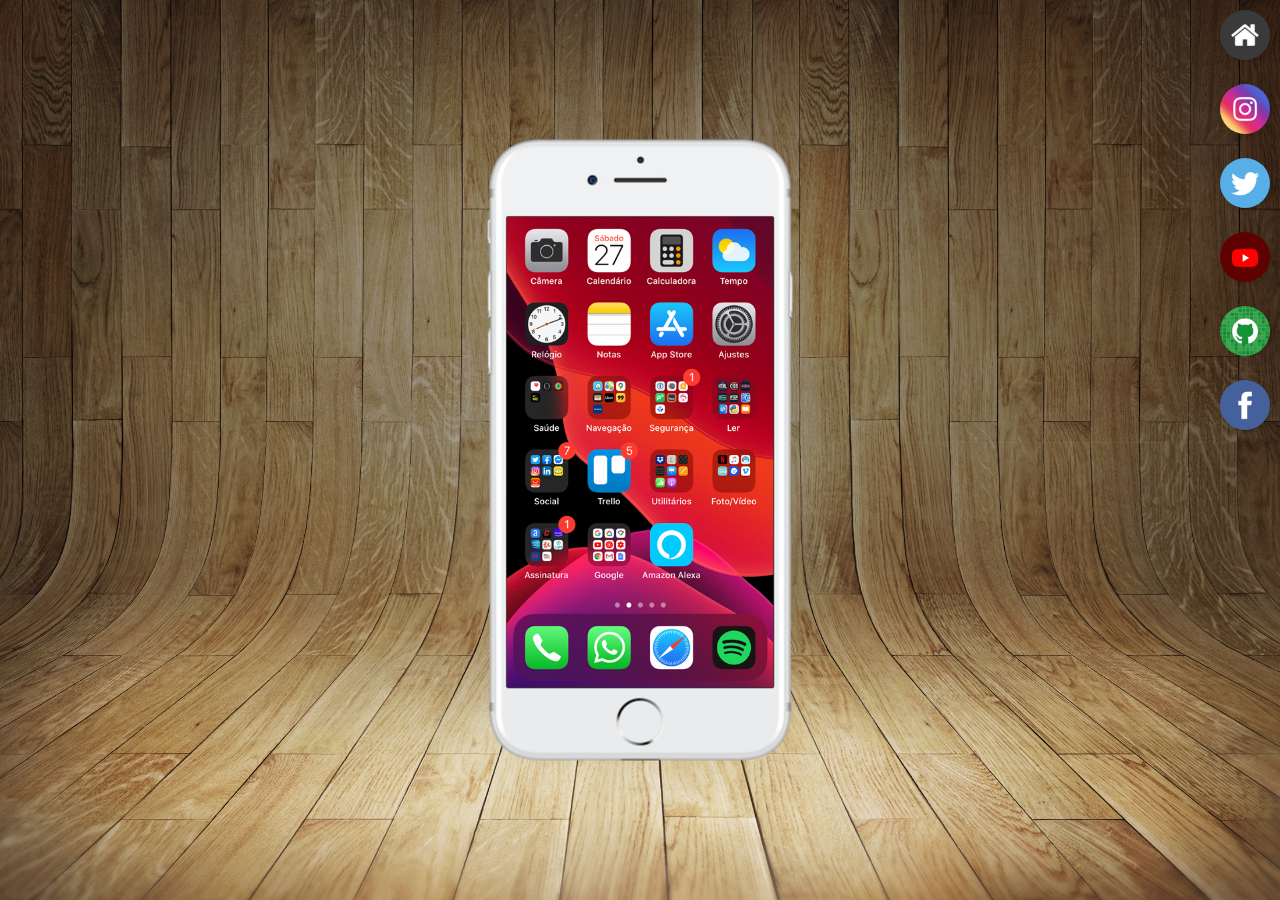
<file: index.html>
<!DOCTYPE html>
<html lang="pt-br">
<head>
    <meta charset="UTF-8">
    <meta http-equiv="X-UA-Compatible" content="IE=edge">
    <meta name="viewport" content="width=device-width, initial-scale=1.0">
    <link rel="shortcut icon" href="favicon.ico" type="image/x-icon">
    <link rel="stylesheet" href="estilos/style.css">
    <title>projeto redes sociais</title>
</head>
<body>
    <main>
        <section id="telefone">
            <iframe src="home.html" name="tela" id="tela" 
            frameborder="0">
            seu navegador nao é compativel com iframe
        </iframe>
        </section>
        <section id="redes-sociais">
            <a href="home.html" target="tela" ><img src="imagens/logo-home.jpg"> </a><br>
            <a href="instagram.html" target="tela" ><img src="imagens/logo-instagram.jpg"></a><br>
            <a href="twitter.html" target="tela" ><img src="imagens/logo-twitter.jpg"></a><br>
            <a href="youtube.html" target="tela" ><img src="imagens/logo-youtube.jpg"></a><br>
            <a href="github.html" target="tela" ><img src="imagens/logo-github.jpg"></a><br>
            <a href="facebook.html" target="tela" ><img src="imagens/logo-facebook.jpg"></a>
            
        </section>
    </main>
</body>
</html>
</file>
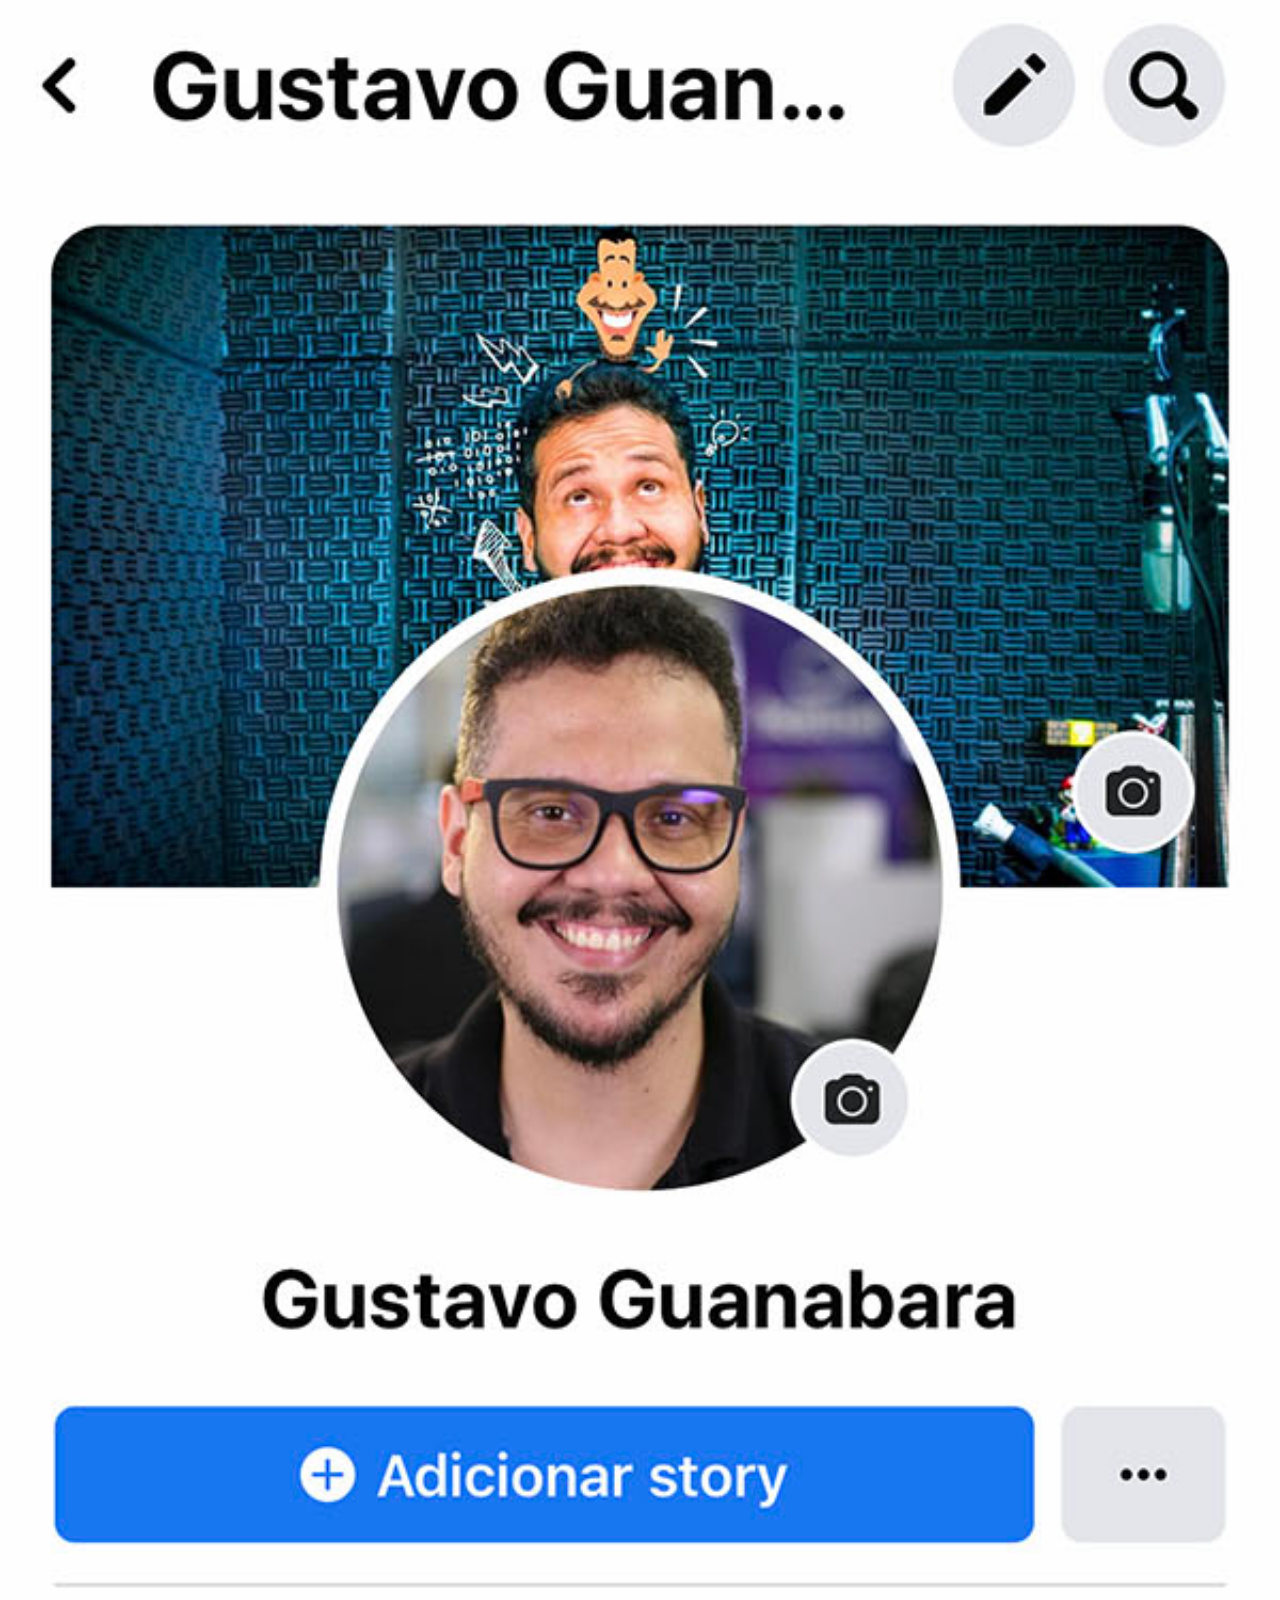
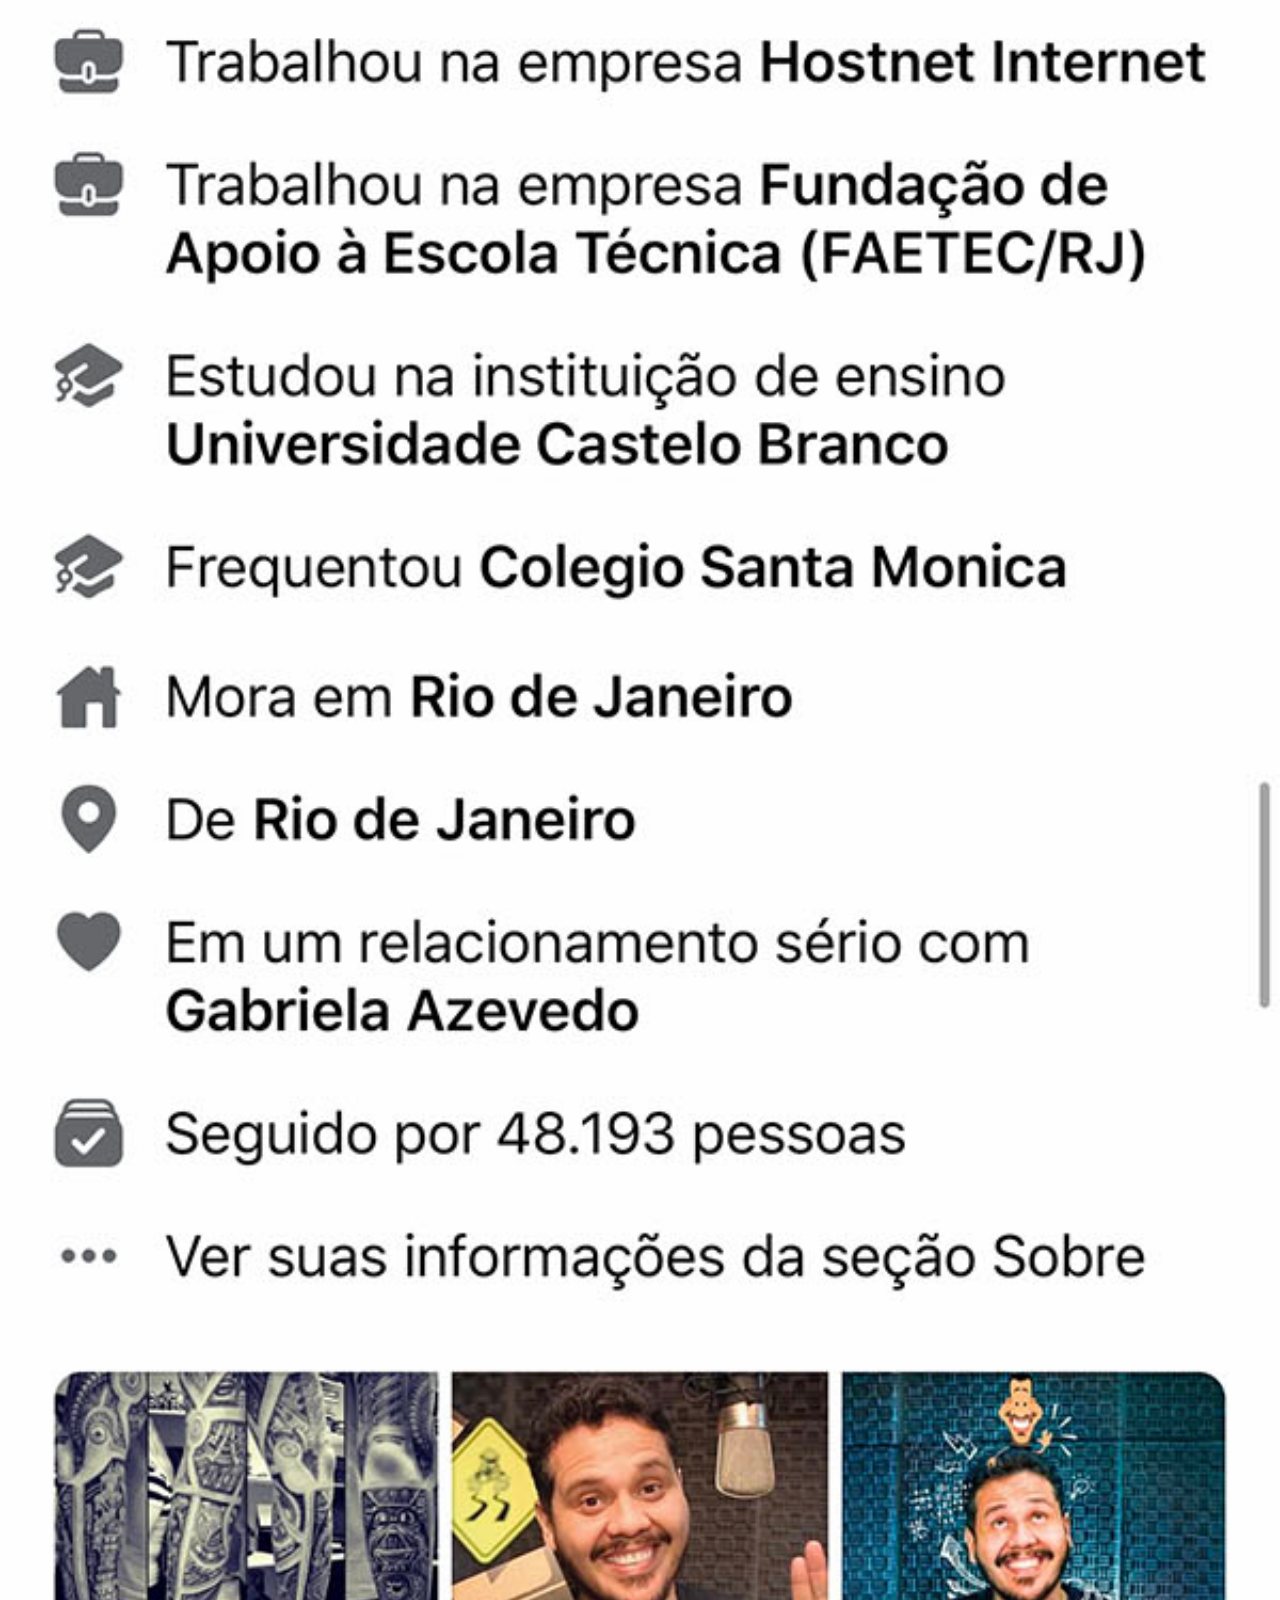
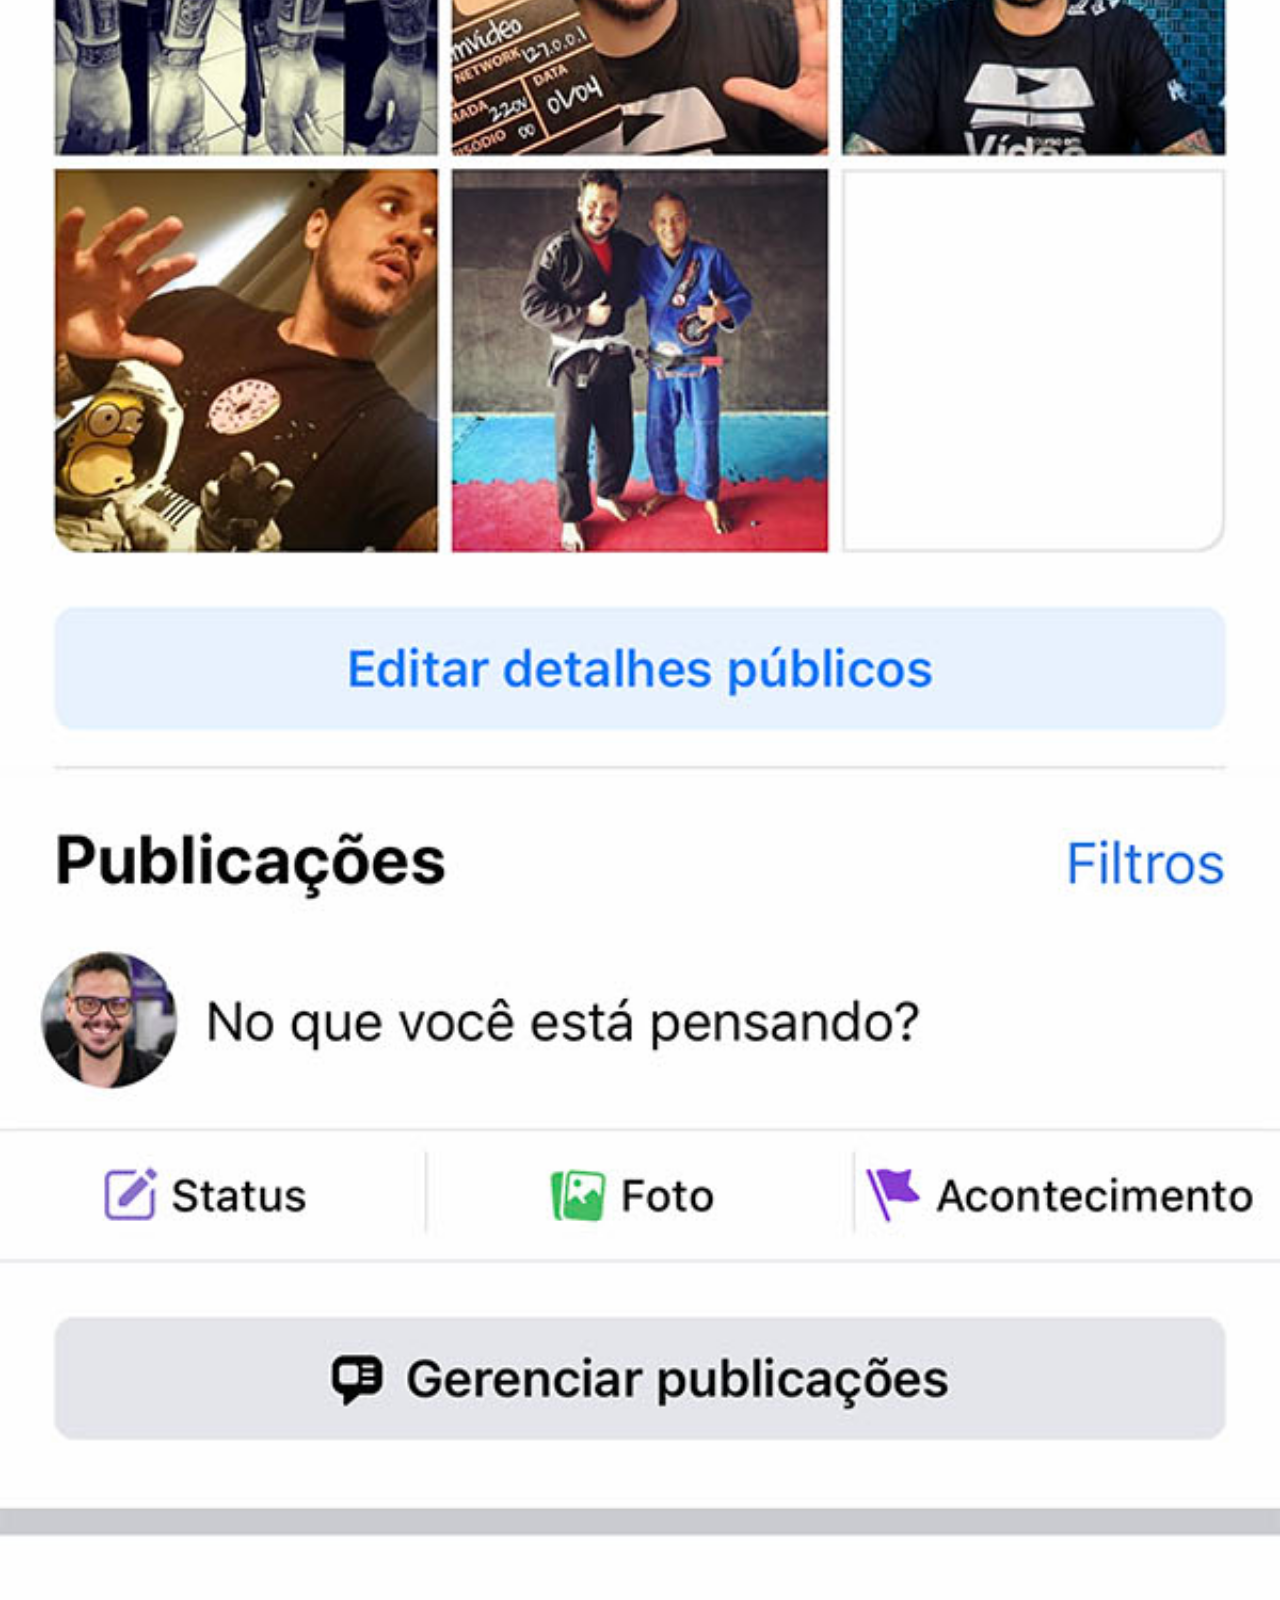
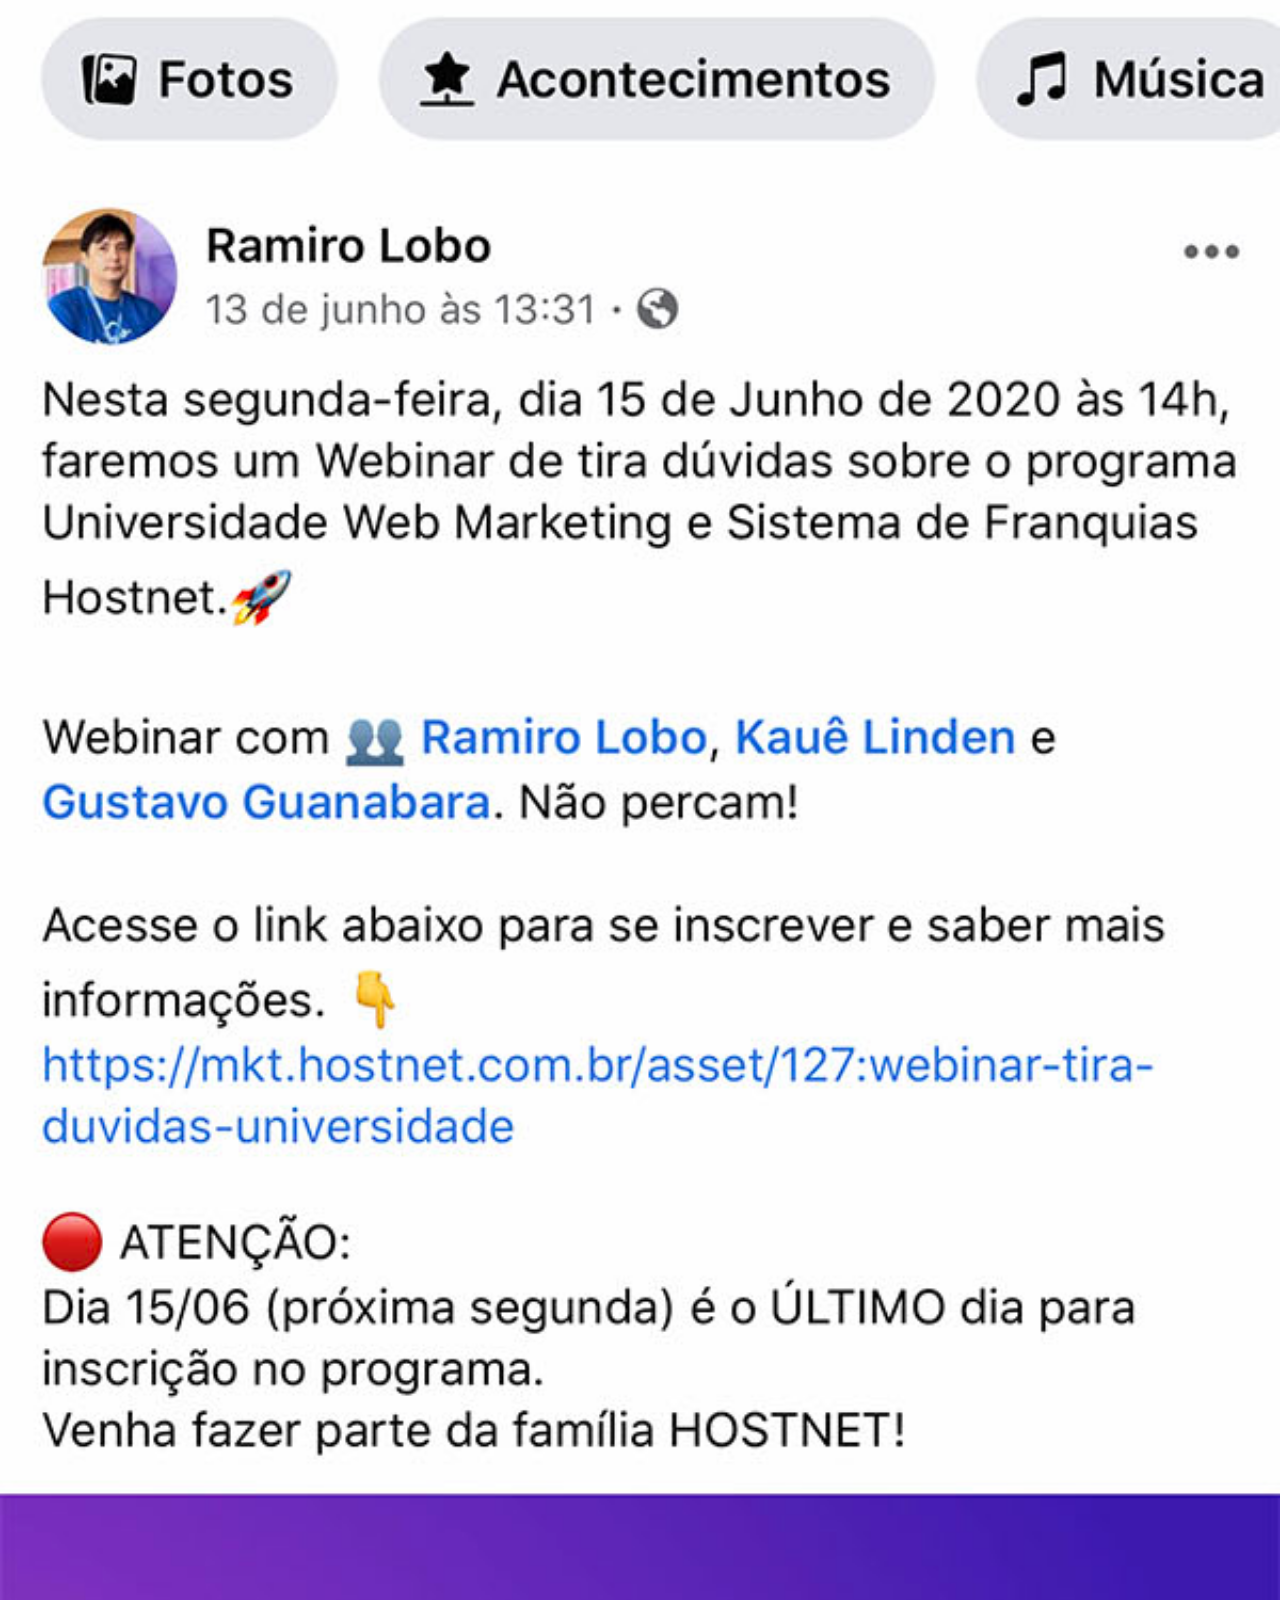
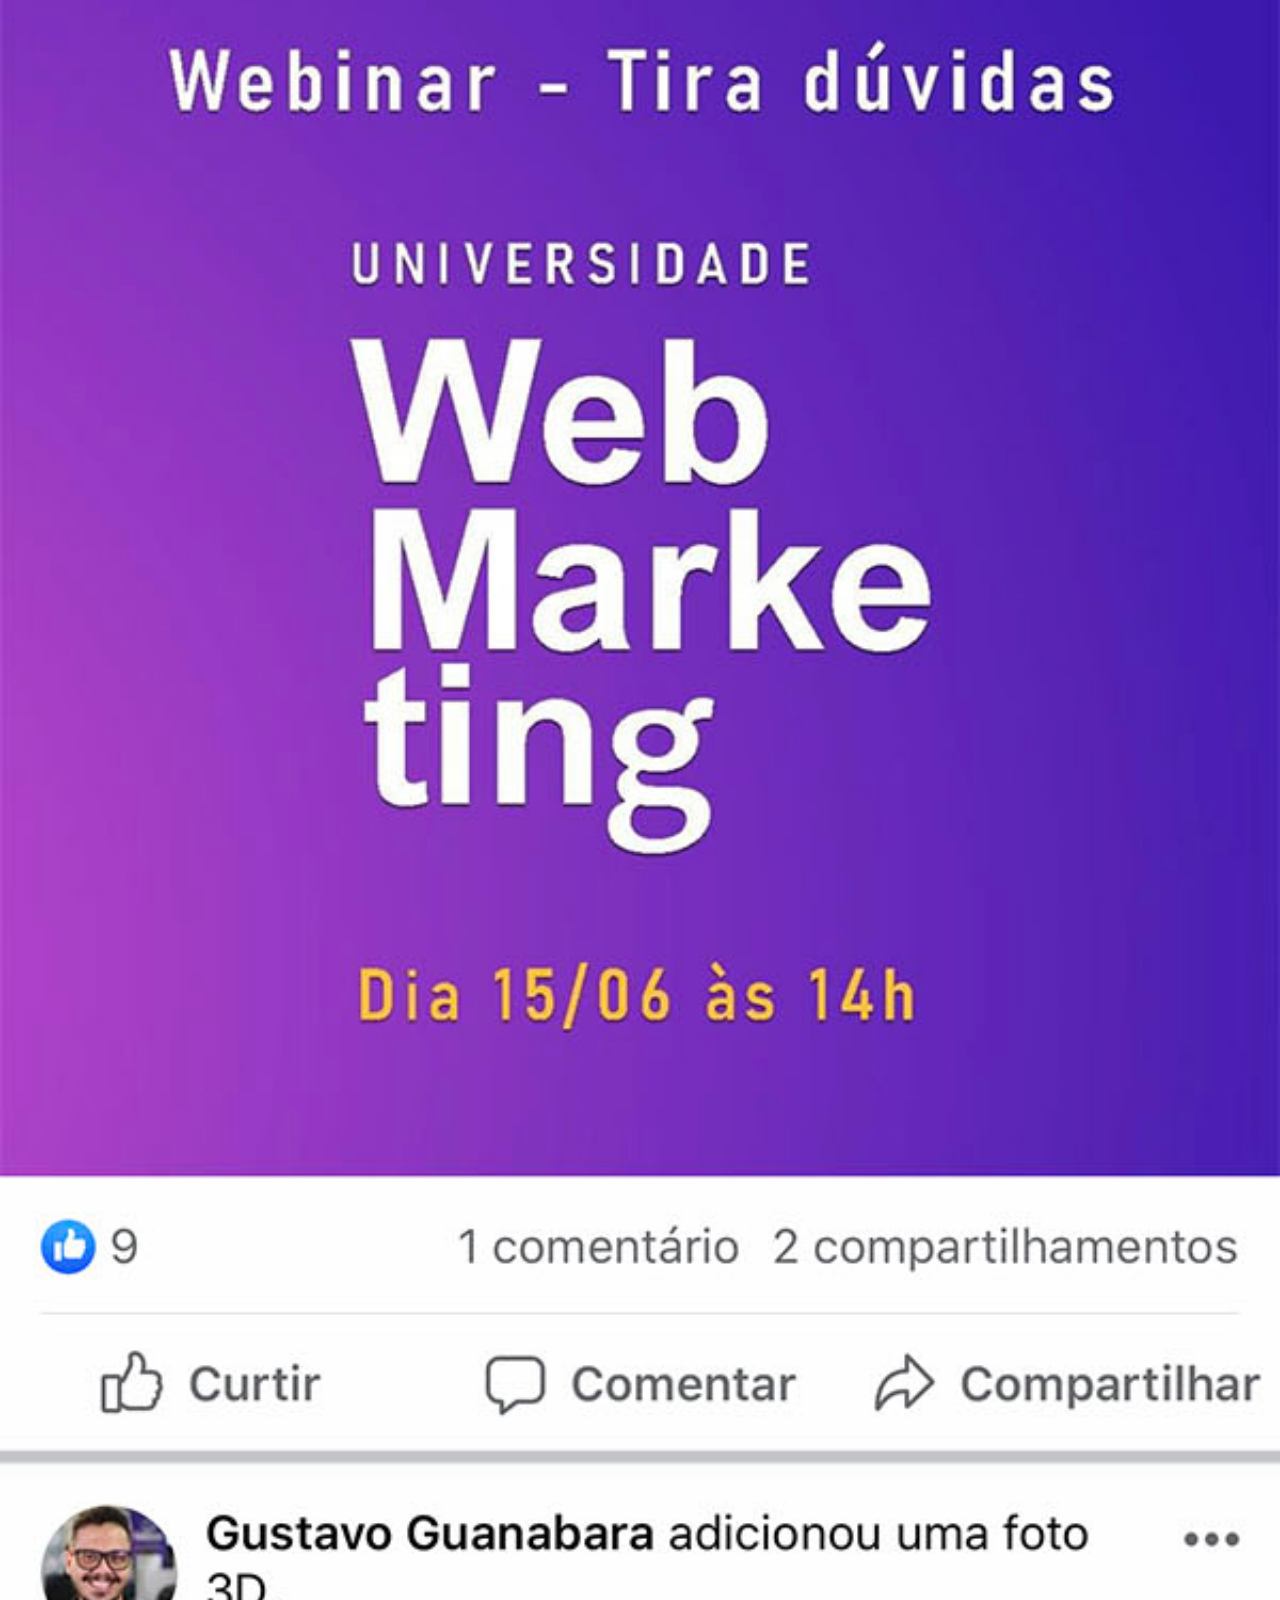
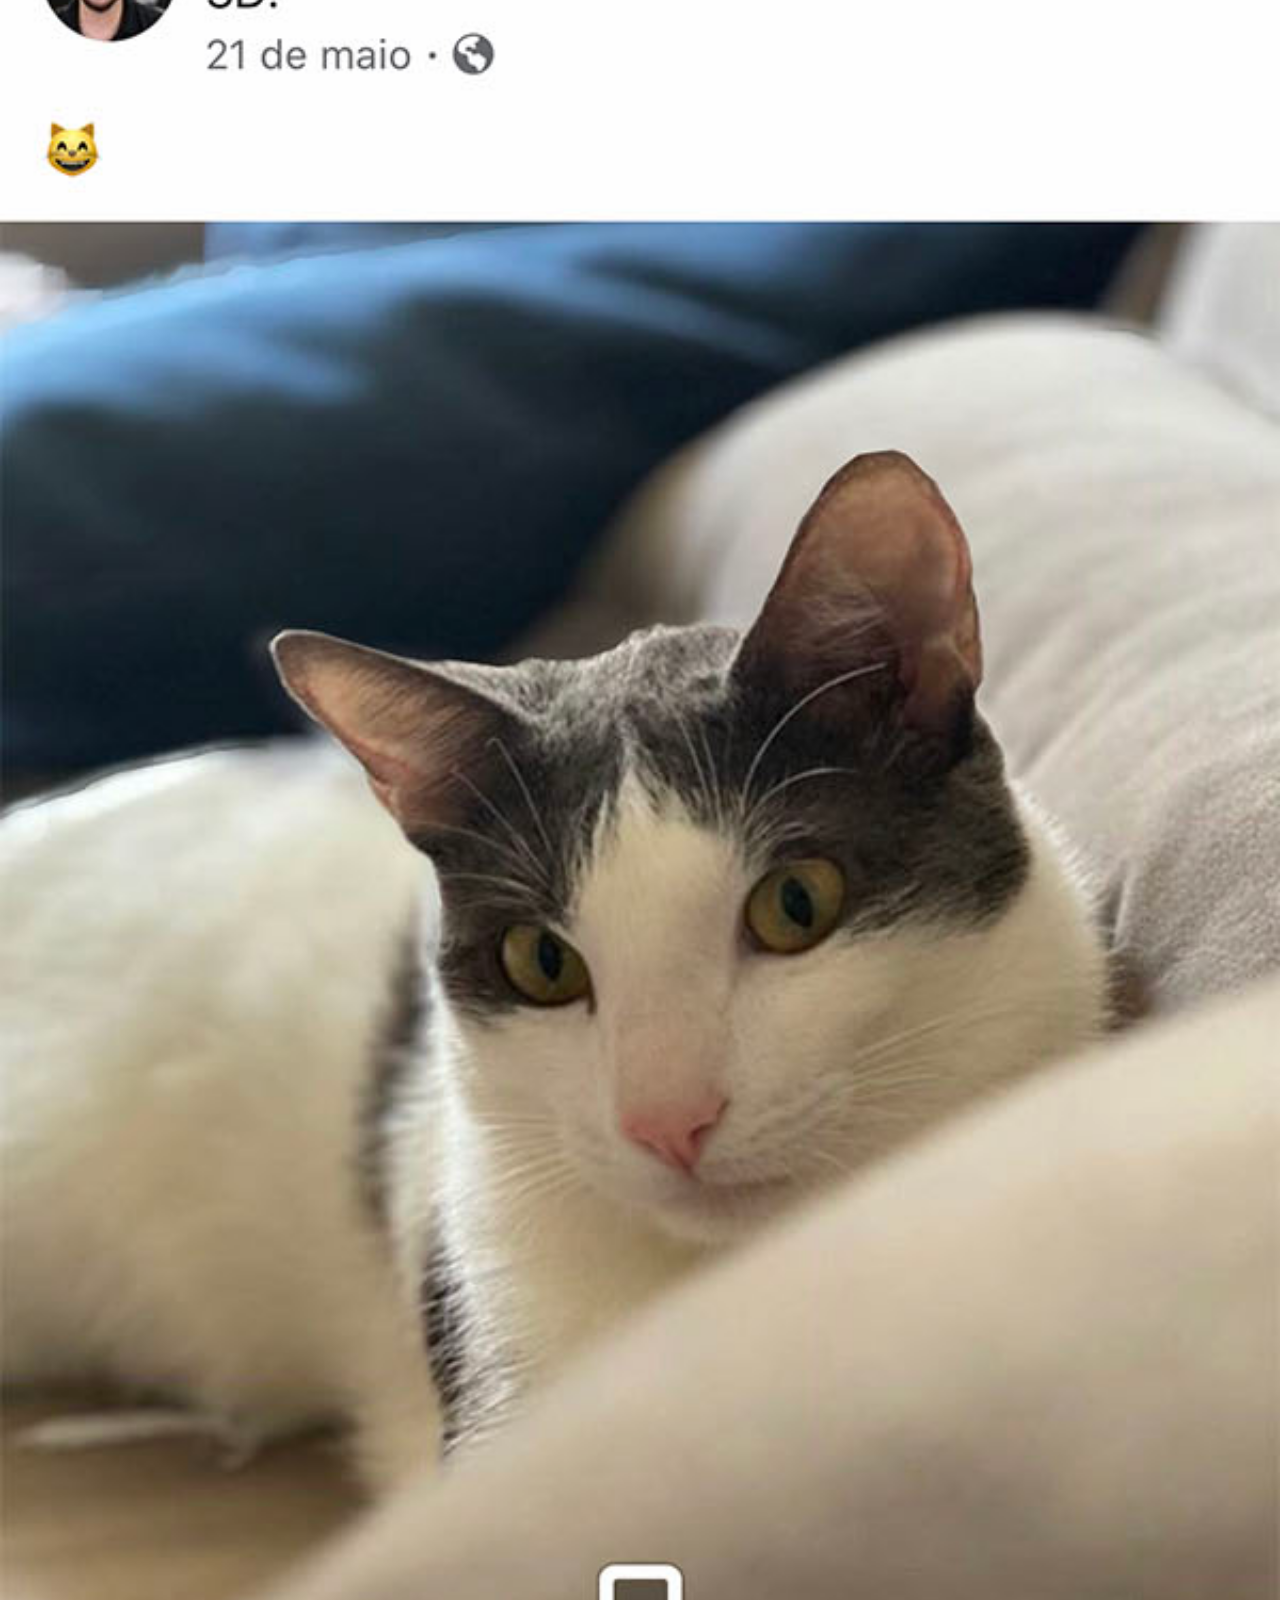
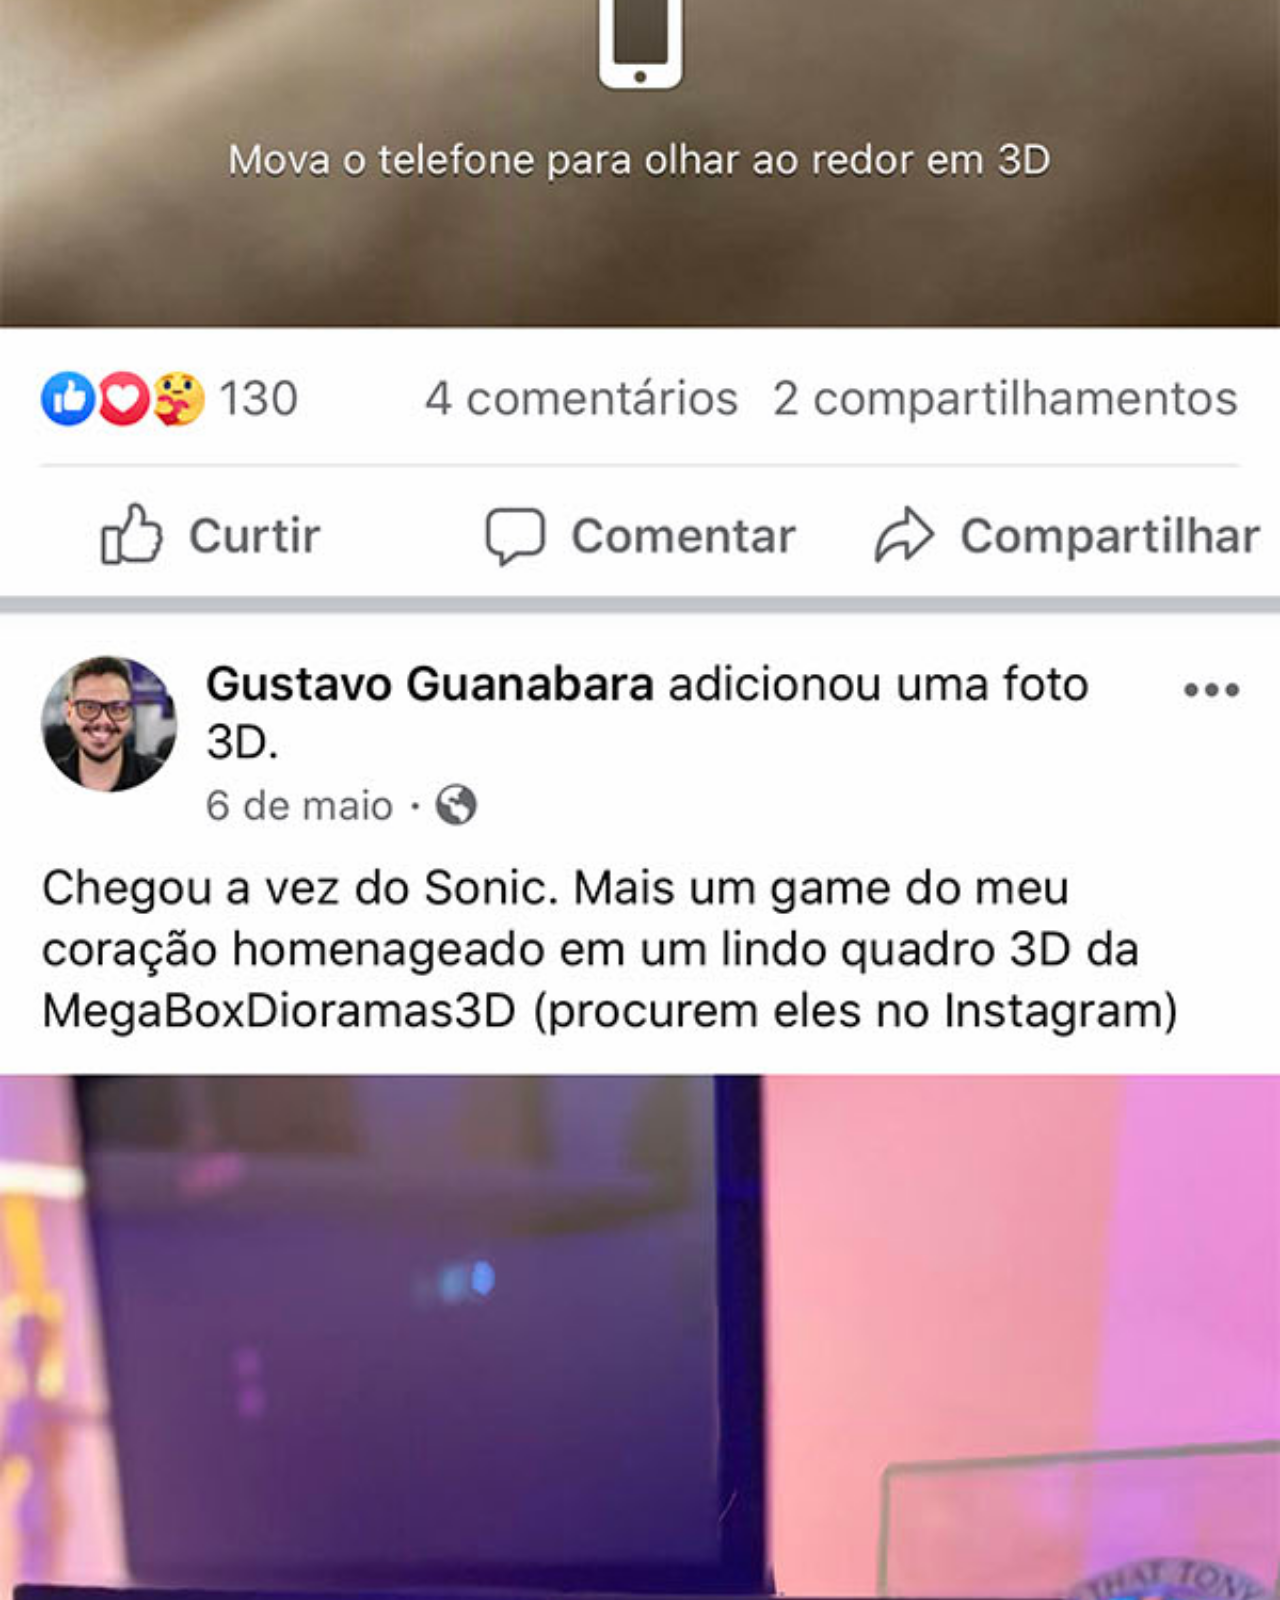
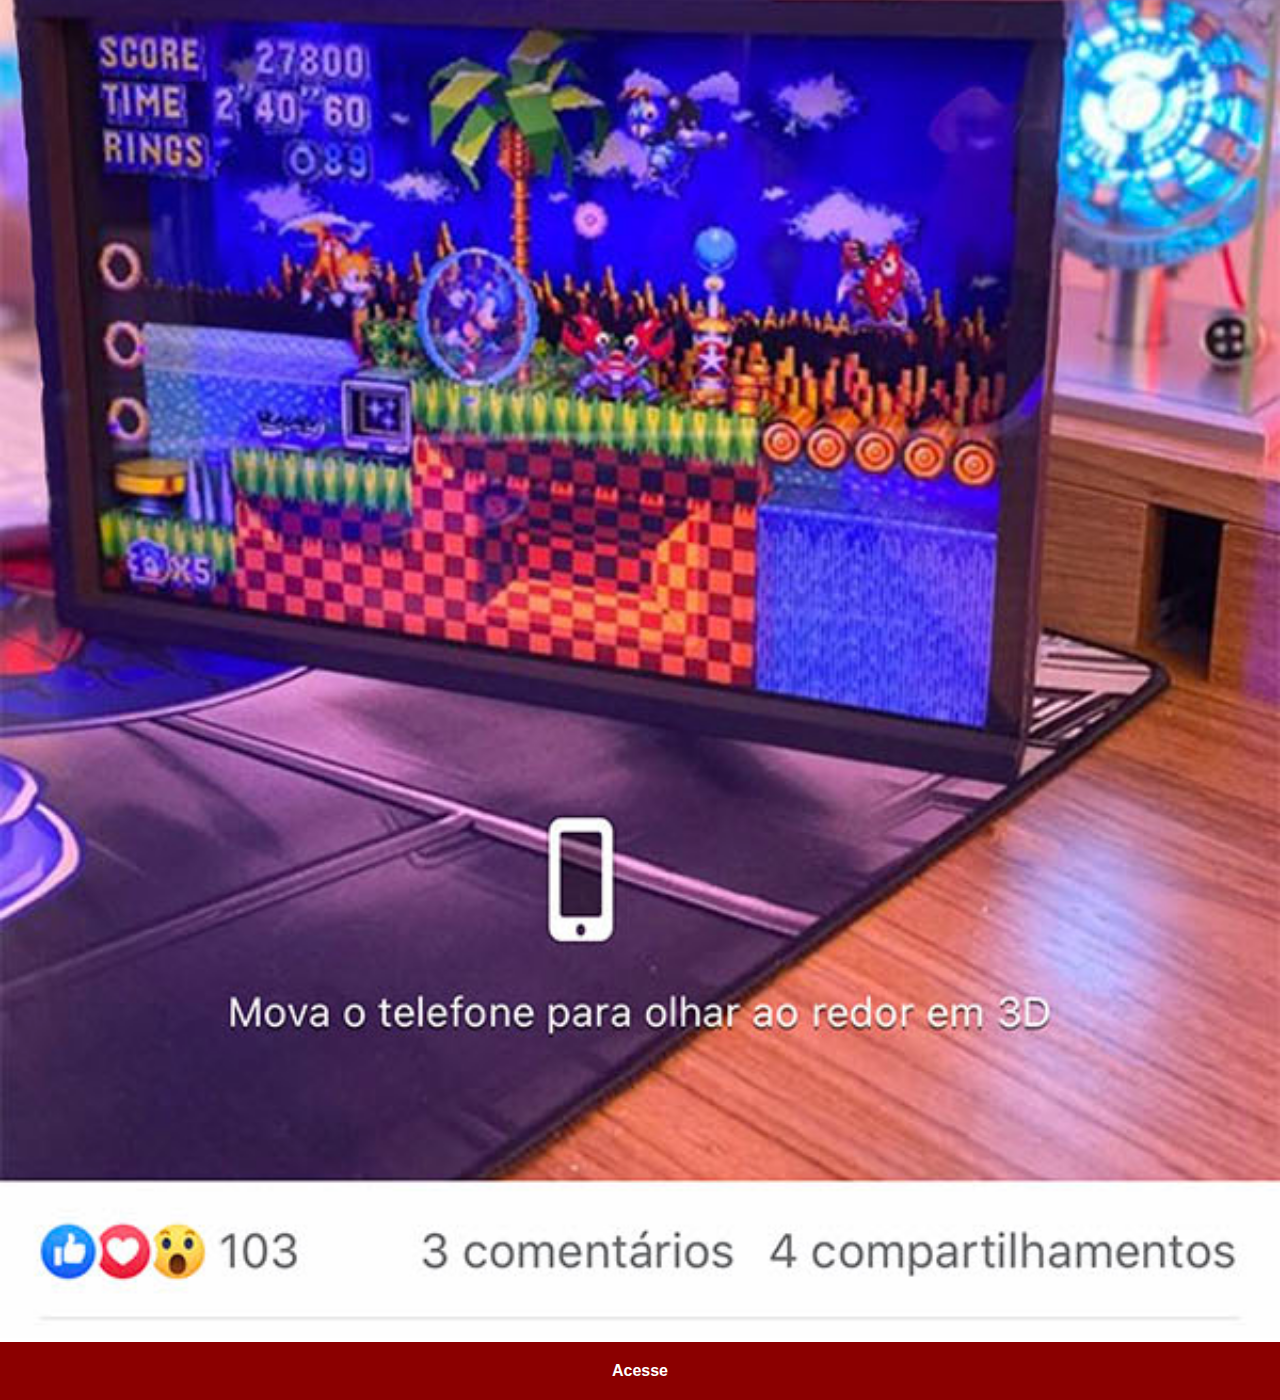
<file: facebook.html>
<!DOCTYPE html>
<html lang="pt-br">
<head>
    <meta charset="UTF-8">
    <meta http-equiv="X-UA-Compatible" content="IE=edge">
    <meta name="viewport" content="width=device-width, initial-scale=1.0">
    <title>github</title>
    <link rel="stylesheet" href="estilos/social.css">
</head>

<body>
    <img src="imagens/tela-facebook.jpg" alt="facebook">
    <a href="https://pt-br.facebook.com/" target="_black">Acesse</a>
</body>
</html>
</file>
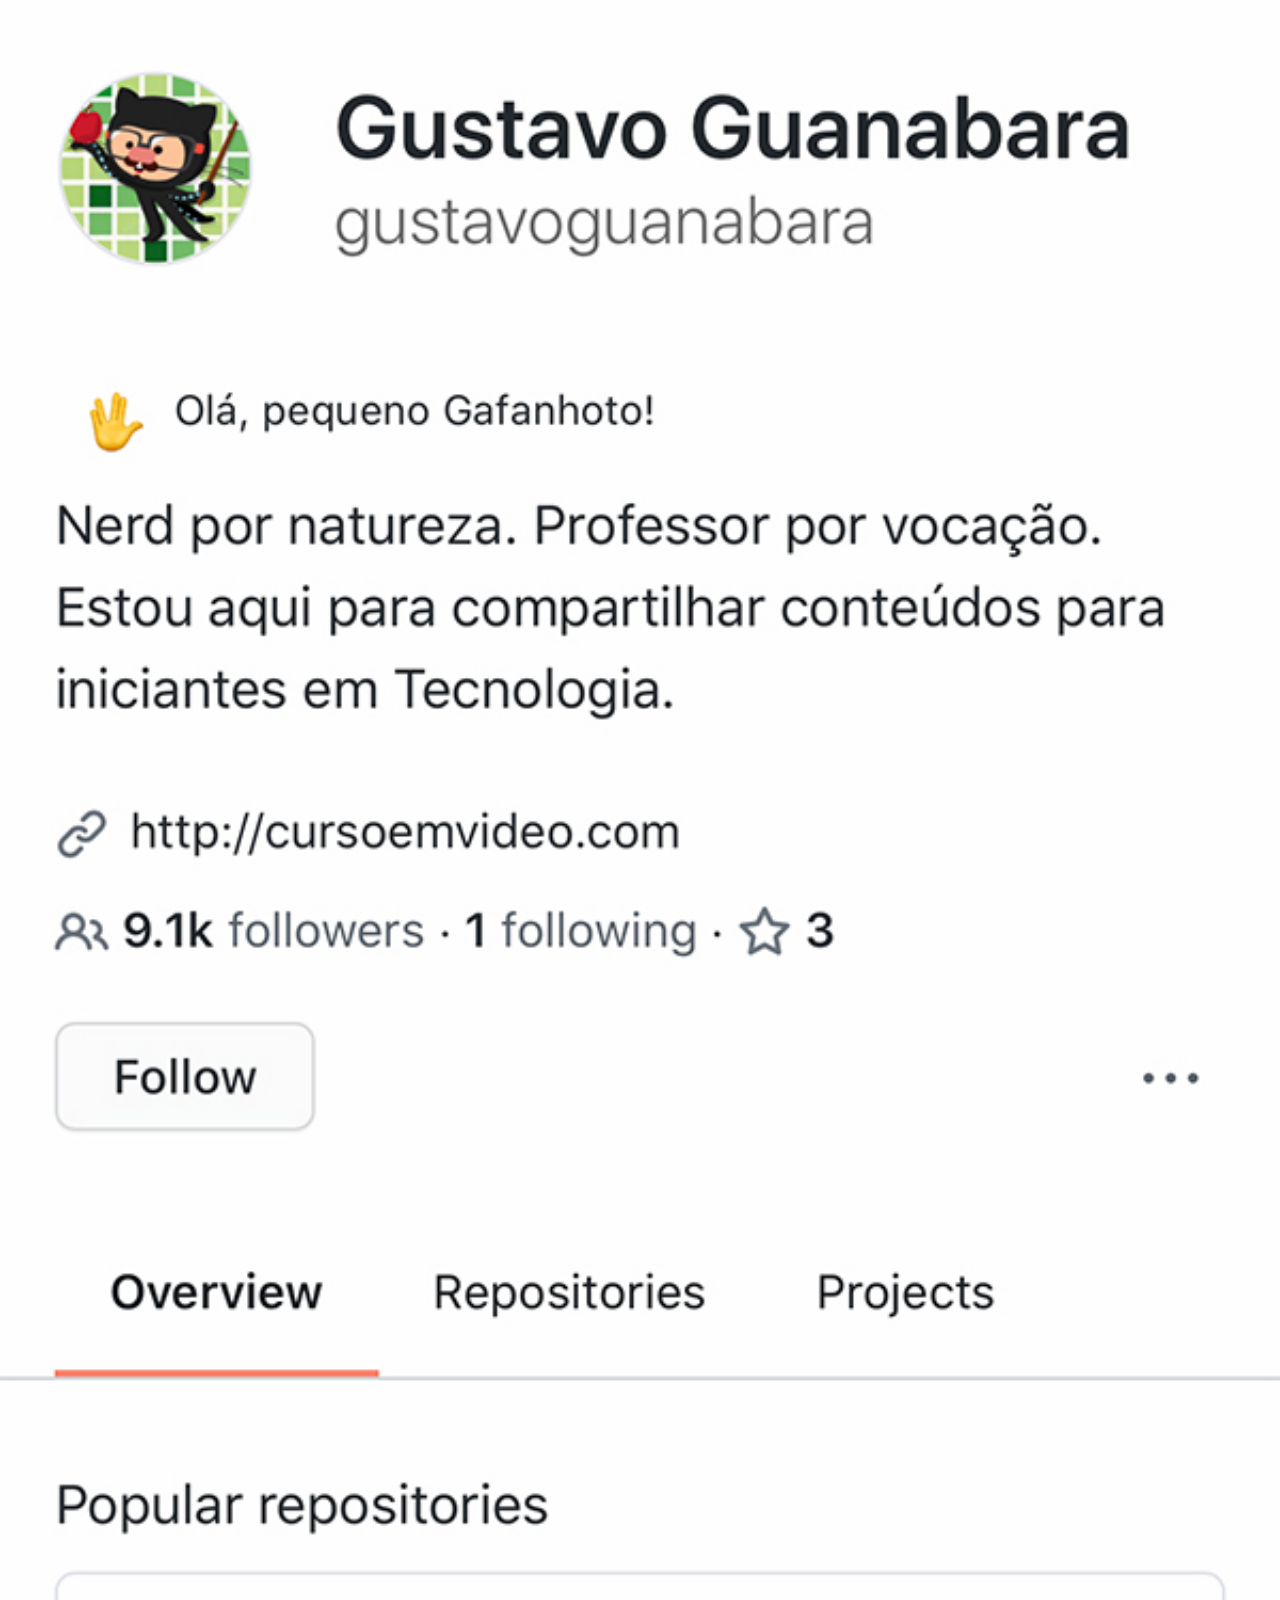
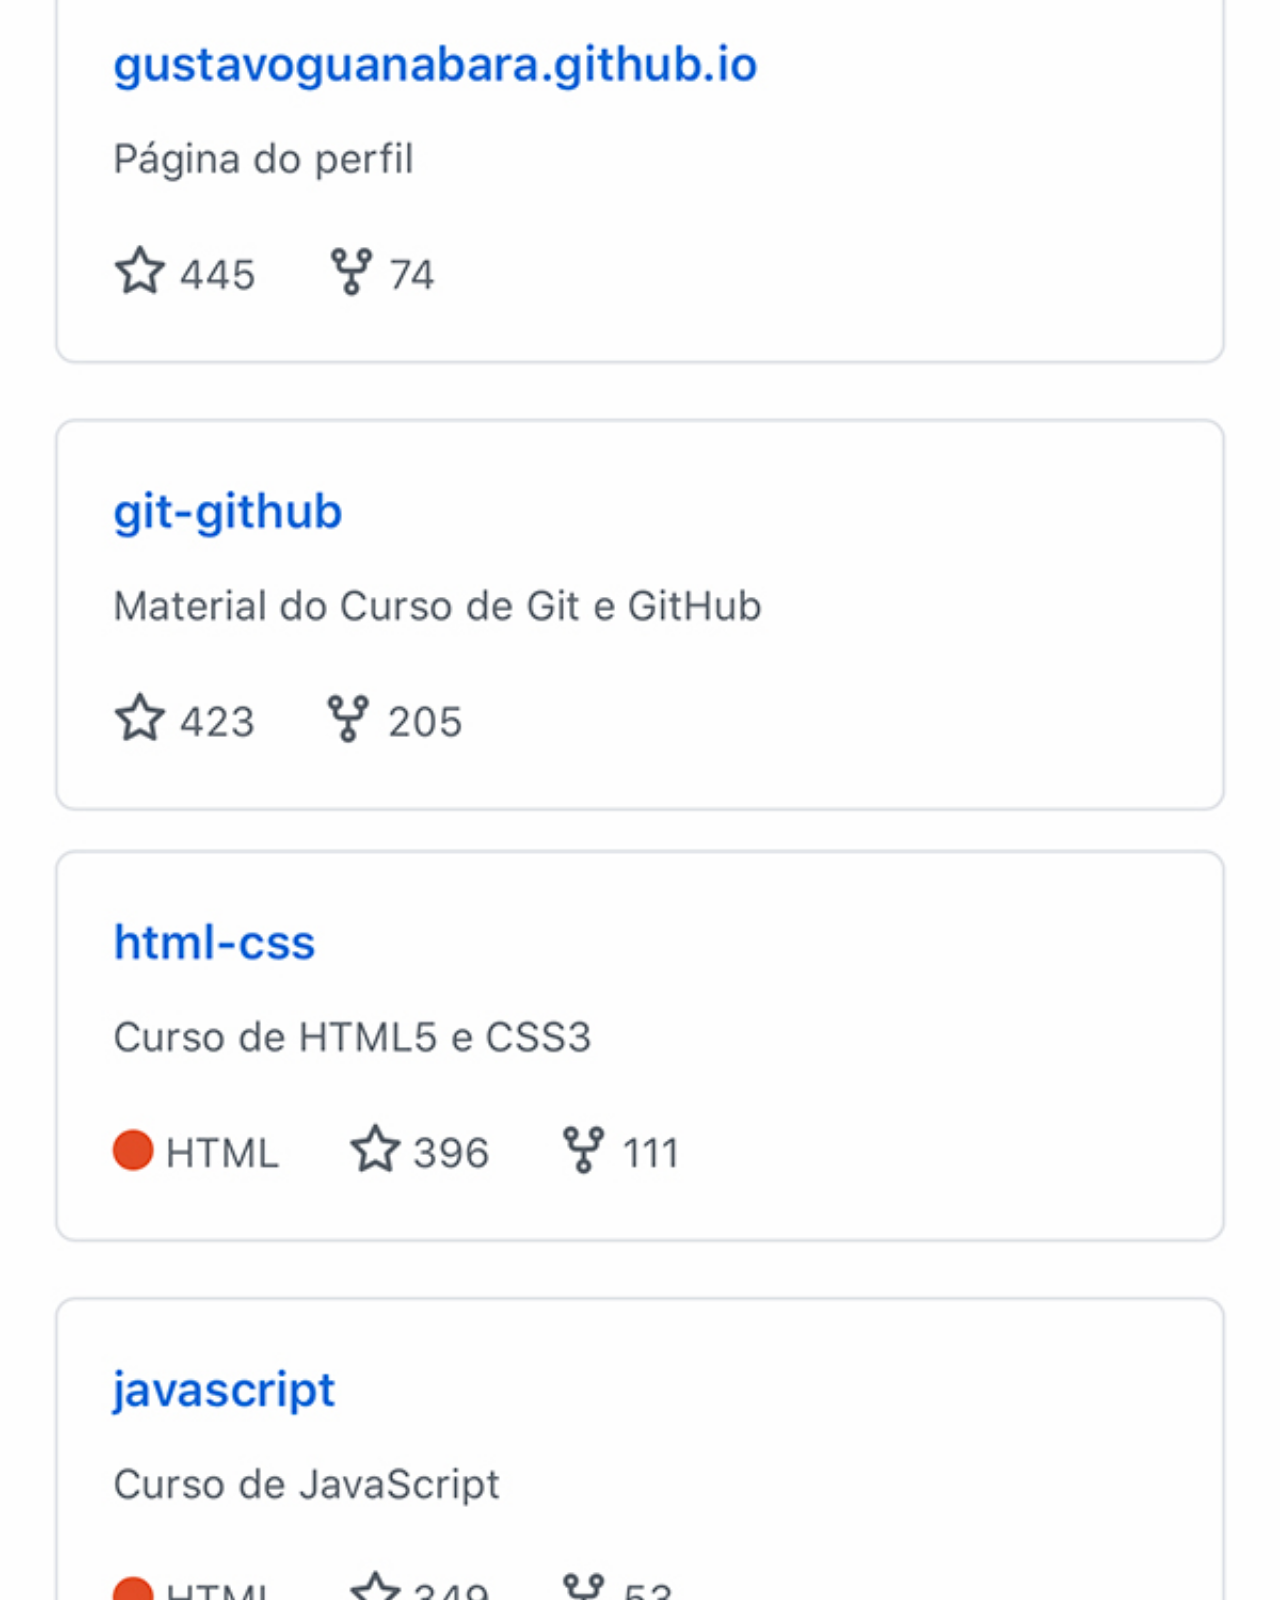
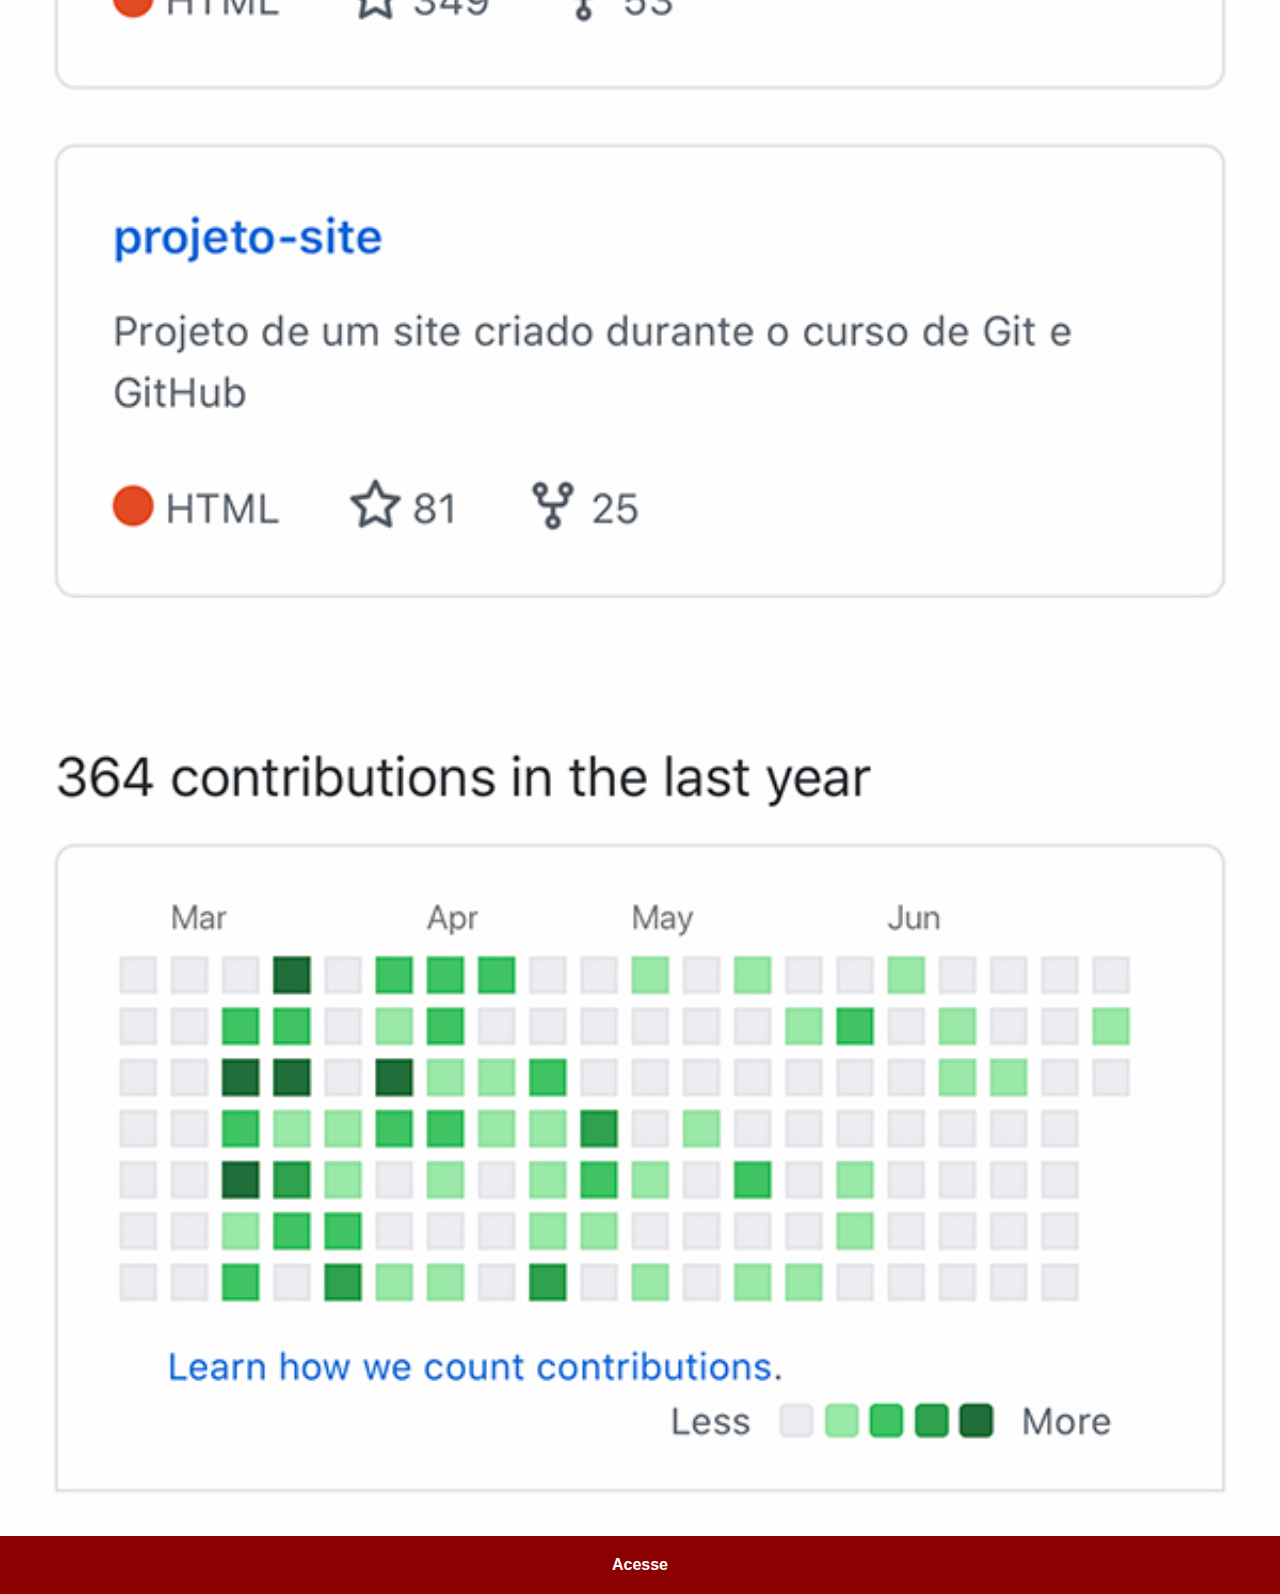
<file: github.html>
<!DOCTYPE html>
<html lang="pt-br">
<head>
    <meta charset="UTF-8">
    <meta http-equiv="X-UA-Compatible" content="IE=edge">
    <meta name="viewport" content="width=device-width, initial-scale=1.0">
    <title>github</title>
    <link rel="stylesheet" href="estilos/social.css">
</head>

<body>
    <img src="imagens/tela-github.jpg" alt="github">
    <a href="https://github.com/gustavoguanabara" target="_black">Acesse</a>
</body>
</html>
</file>
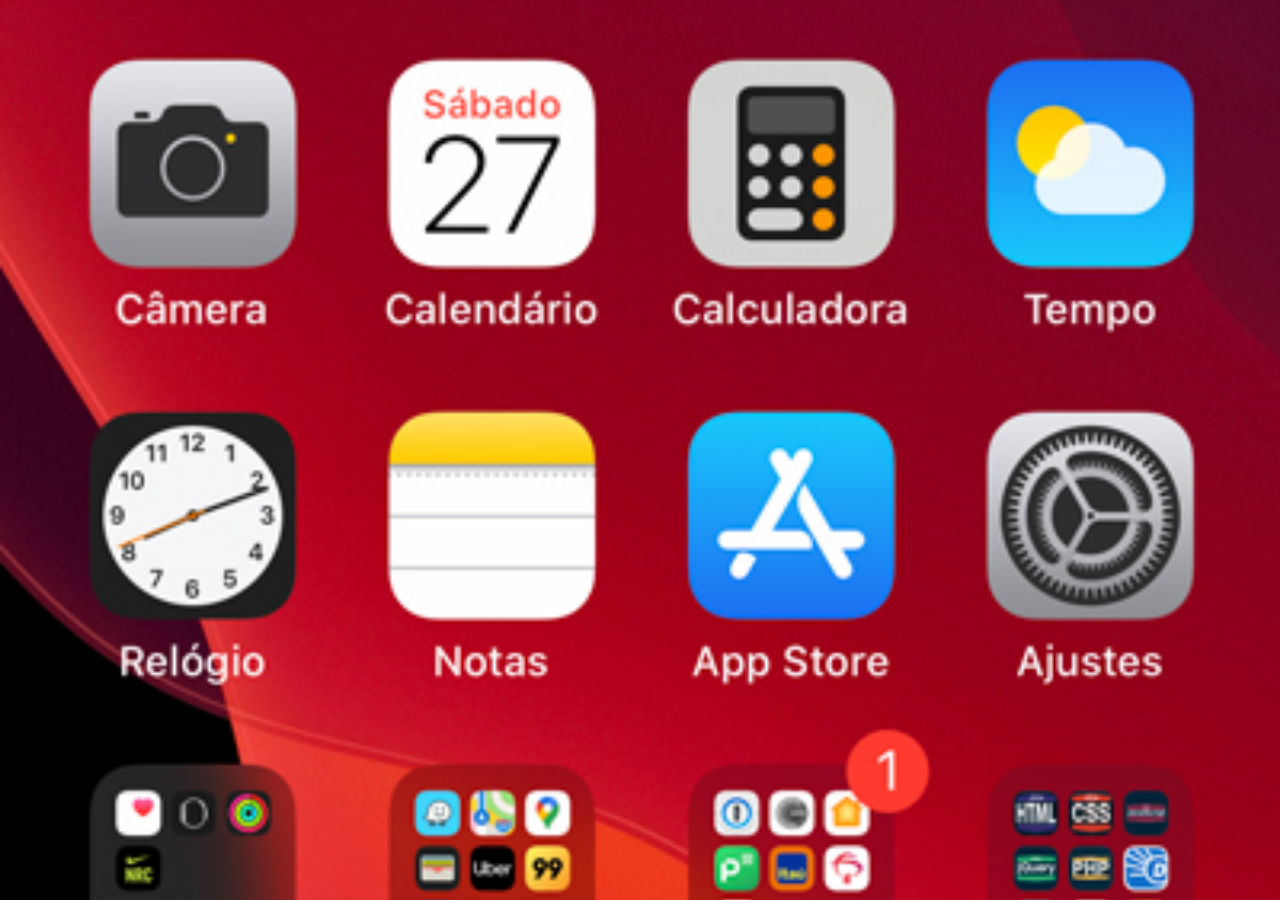
<file: home.html>
<!DOCTYPE html>
<html lang="pt-br">
<head>
    <meta charset="UTF-8">
    <meta http-equiv="X-UA-Compatible" content="IE=edge">
    <meta name="viewport" content="width=device-width, initial-scale=1.0">
    <title>home</title>
</head>
<style>
    *{
        margin: 0px;
        padding: 0px;


    }
    body{
        width: 100vw;
        height: 100vh;
        background: black url('imagens/tela-home.jpg') no-repeat top center;
        background-size: cover;
    }

</style>
<body>
    
</body>
</html>
</file>
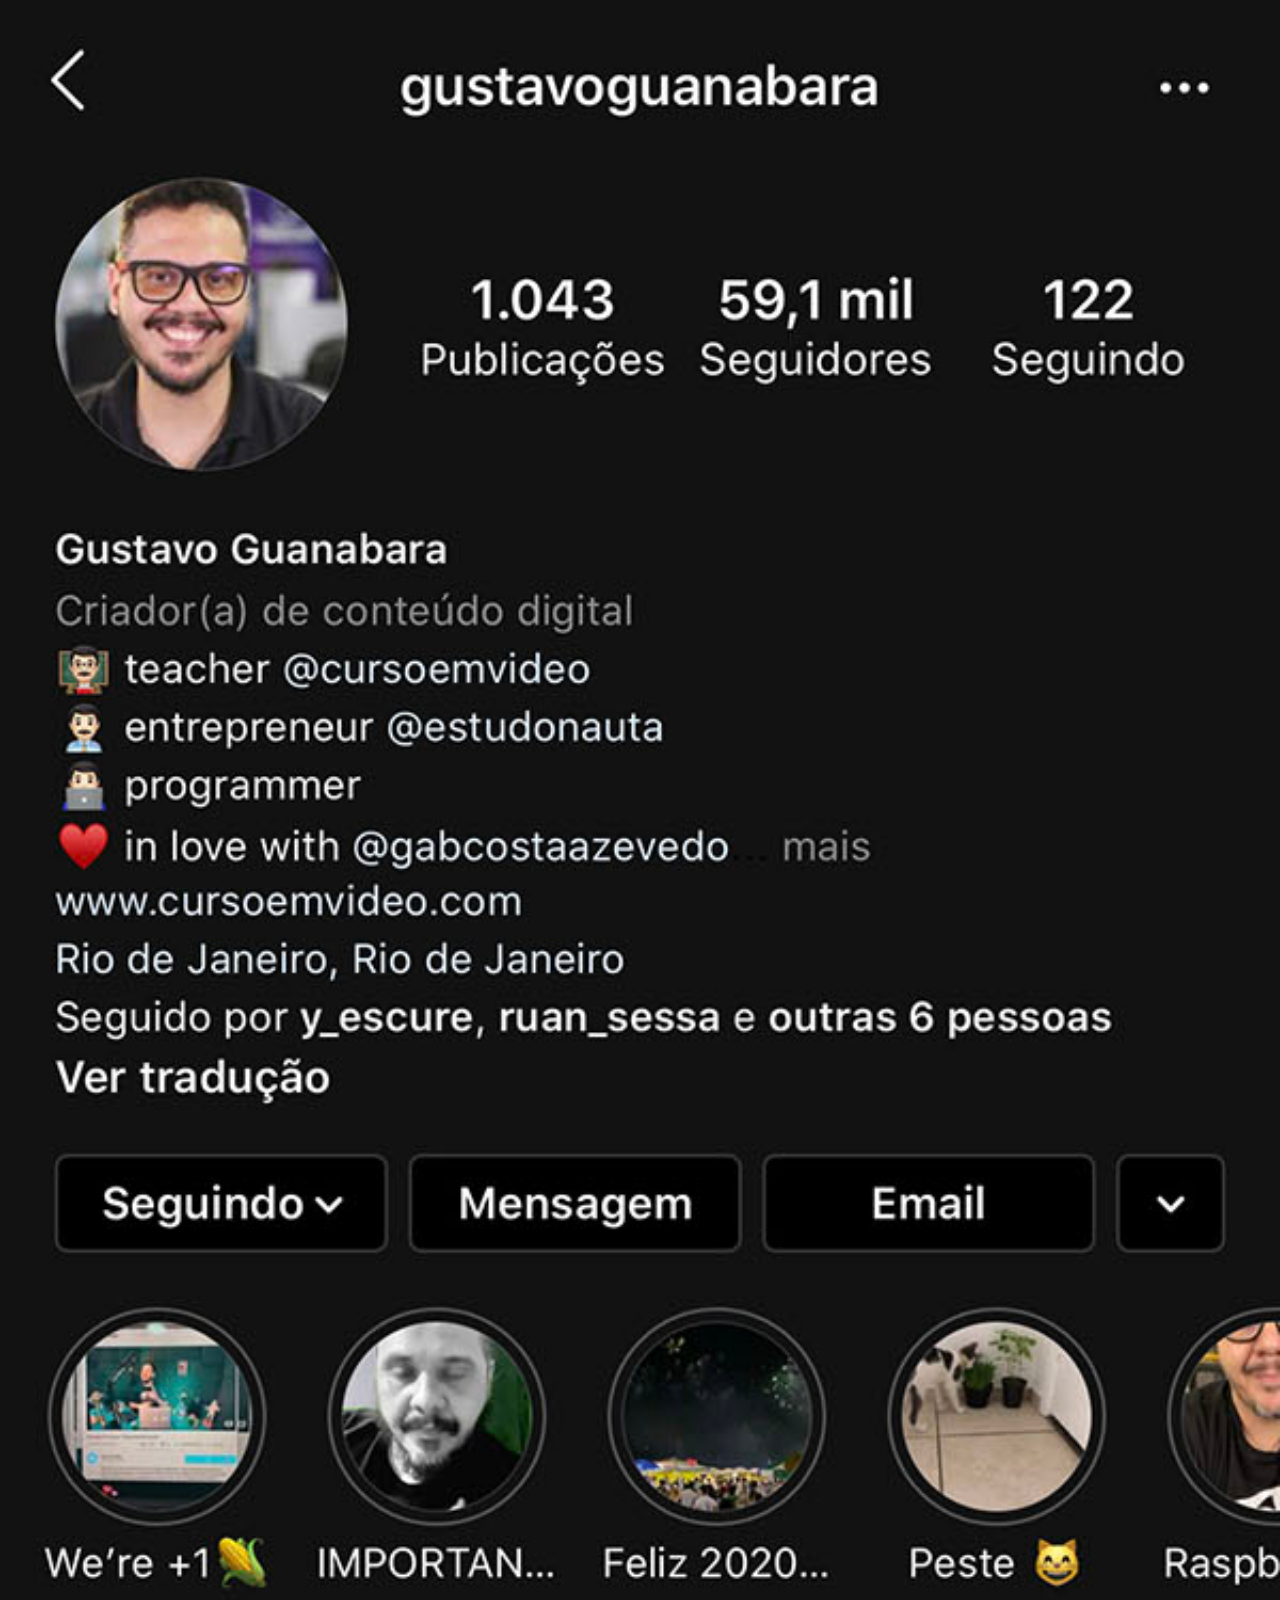
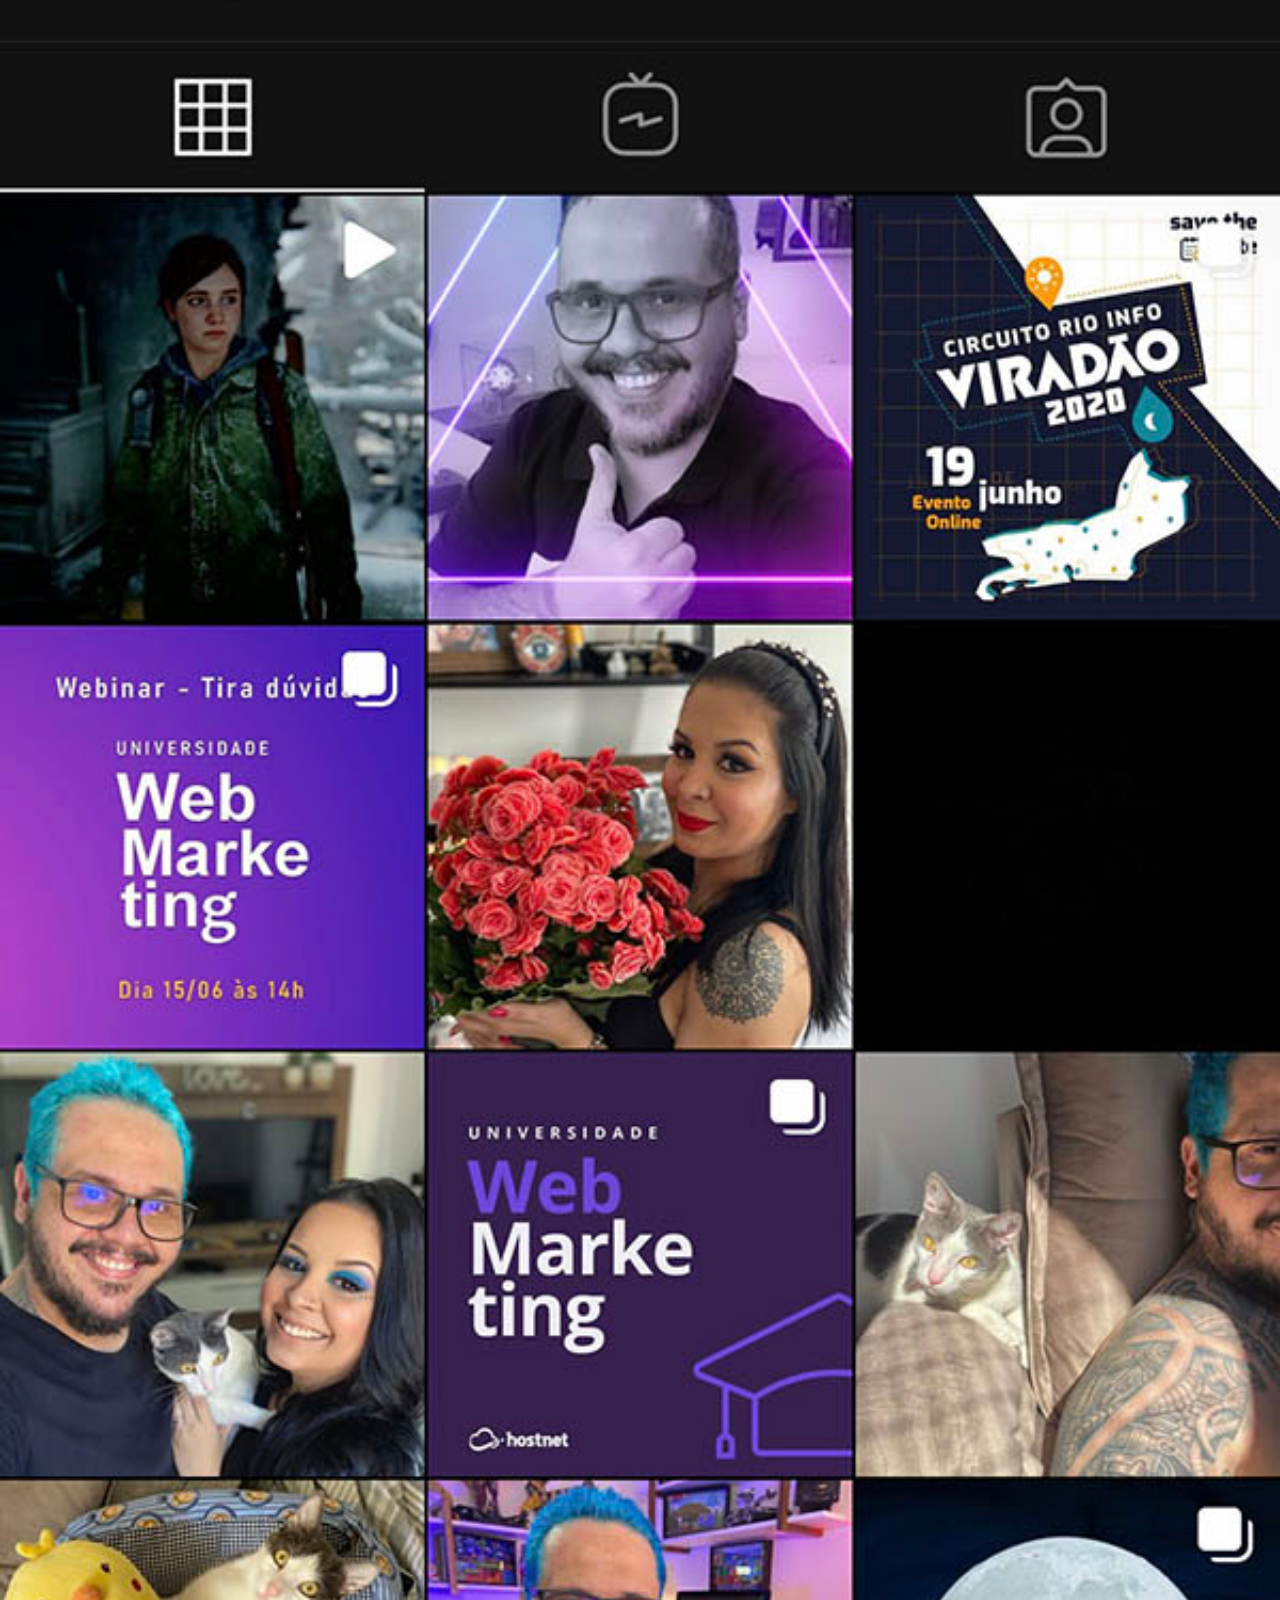
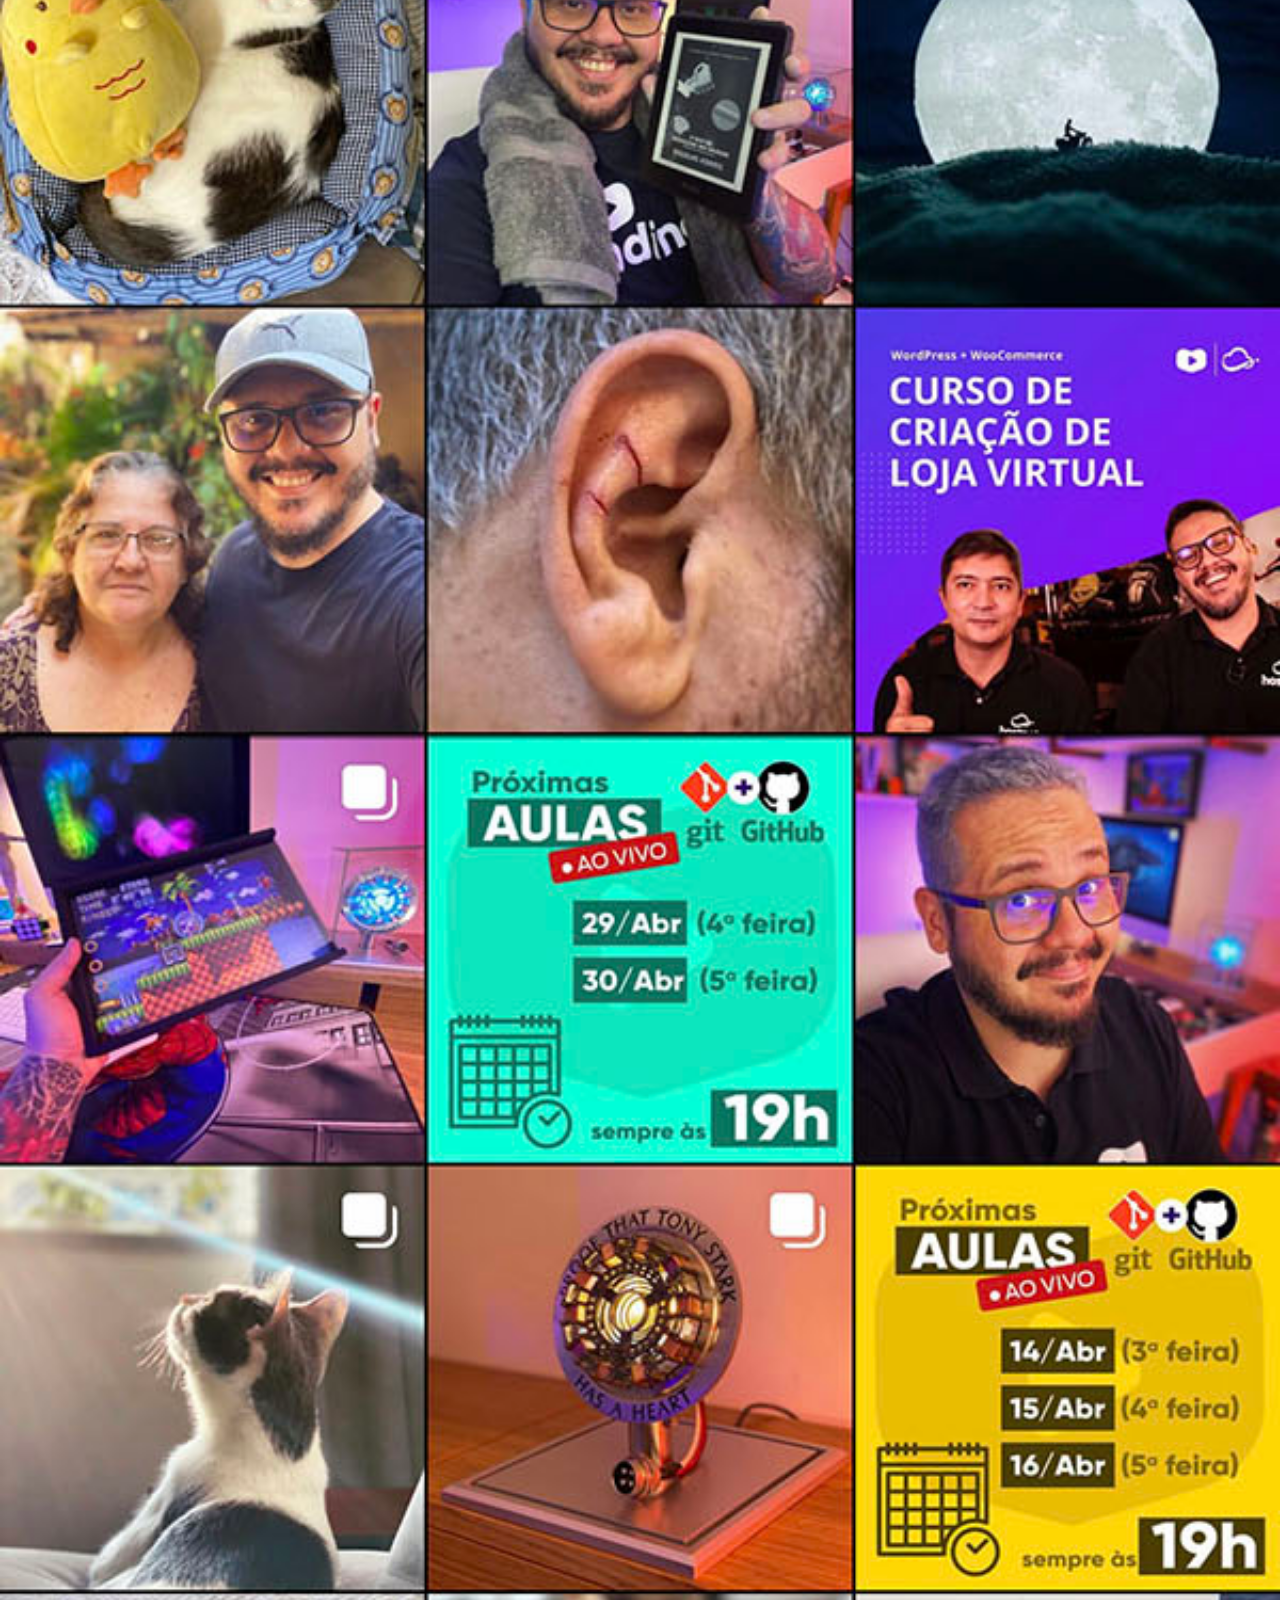
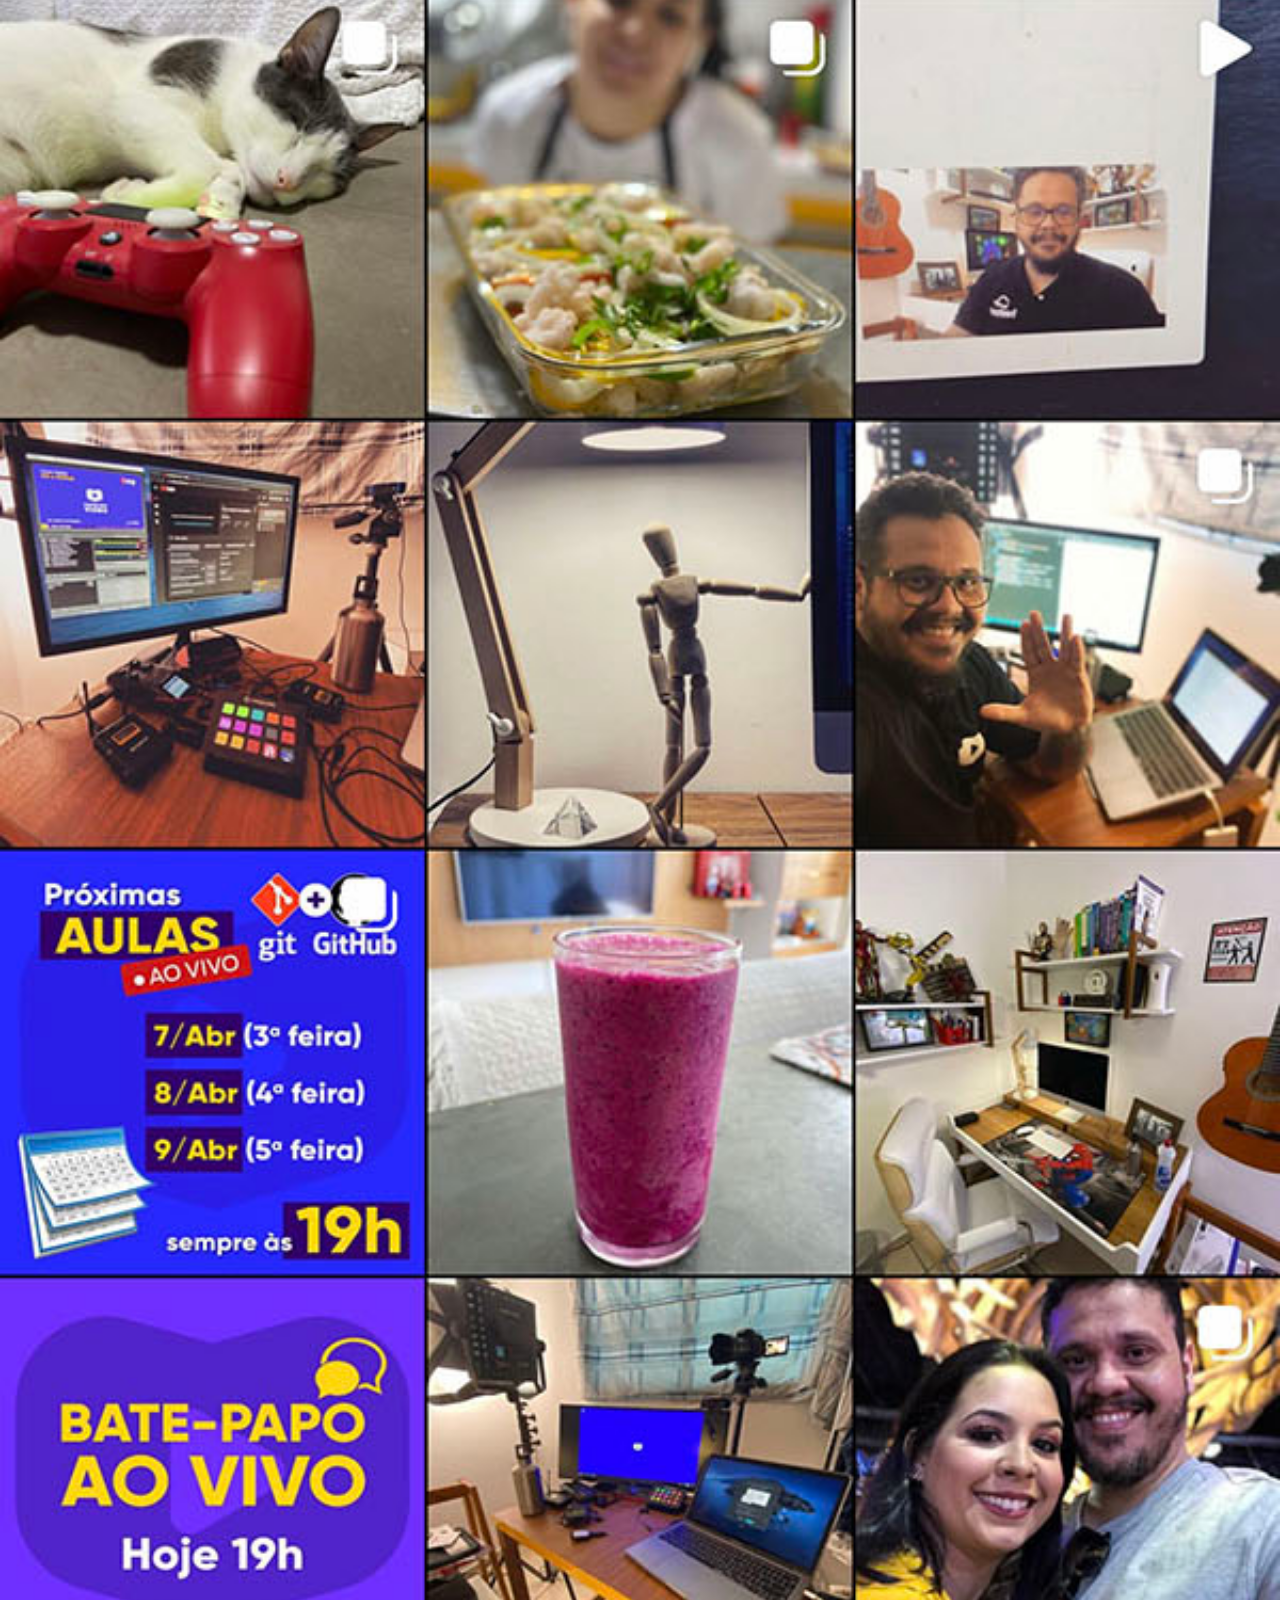
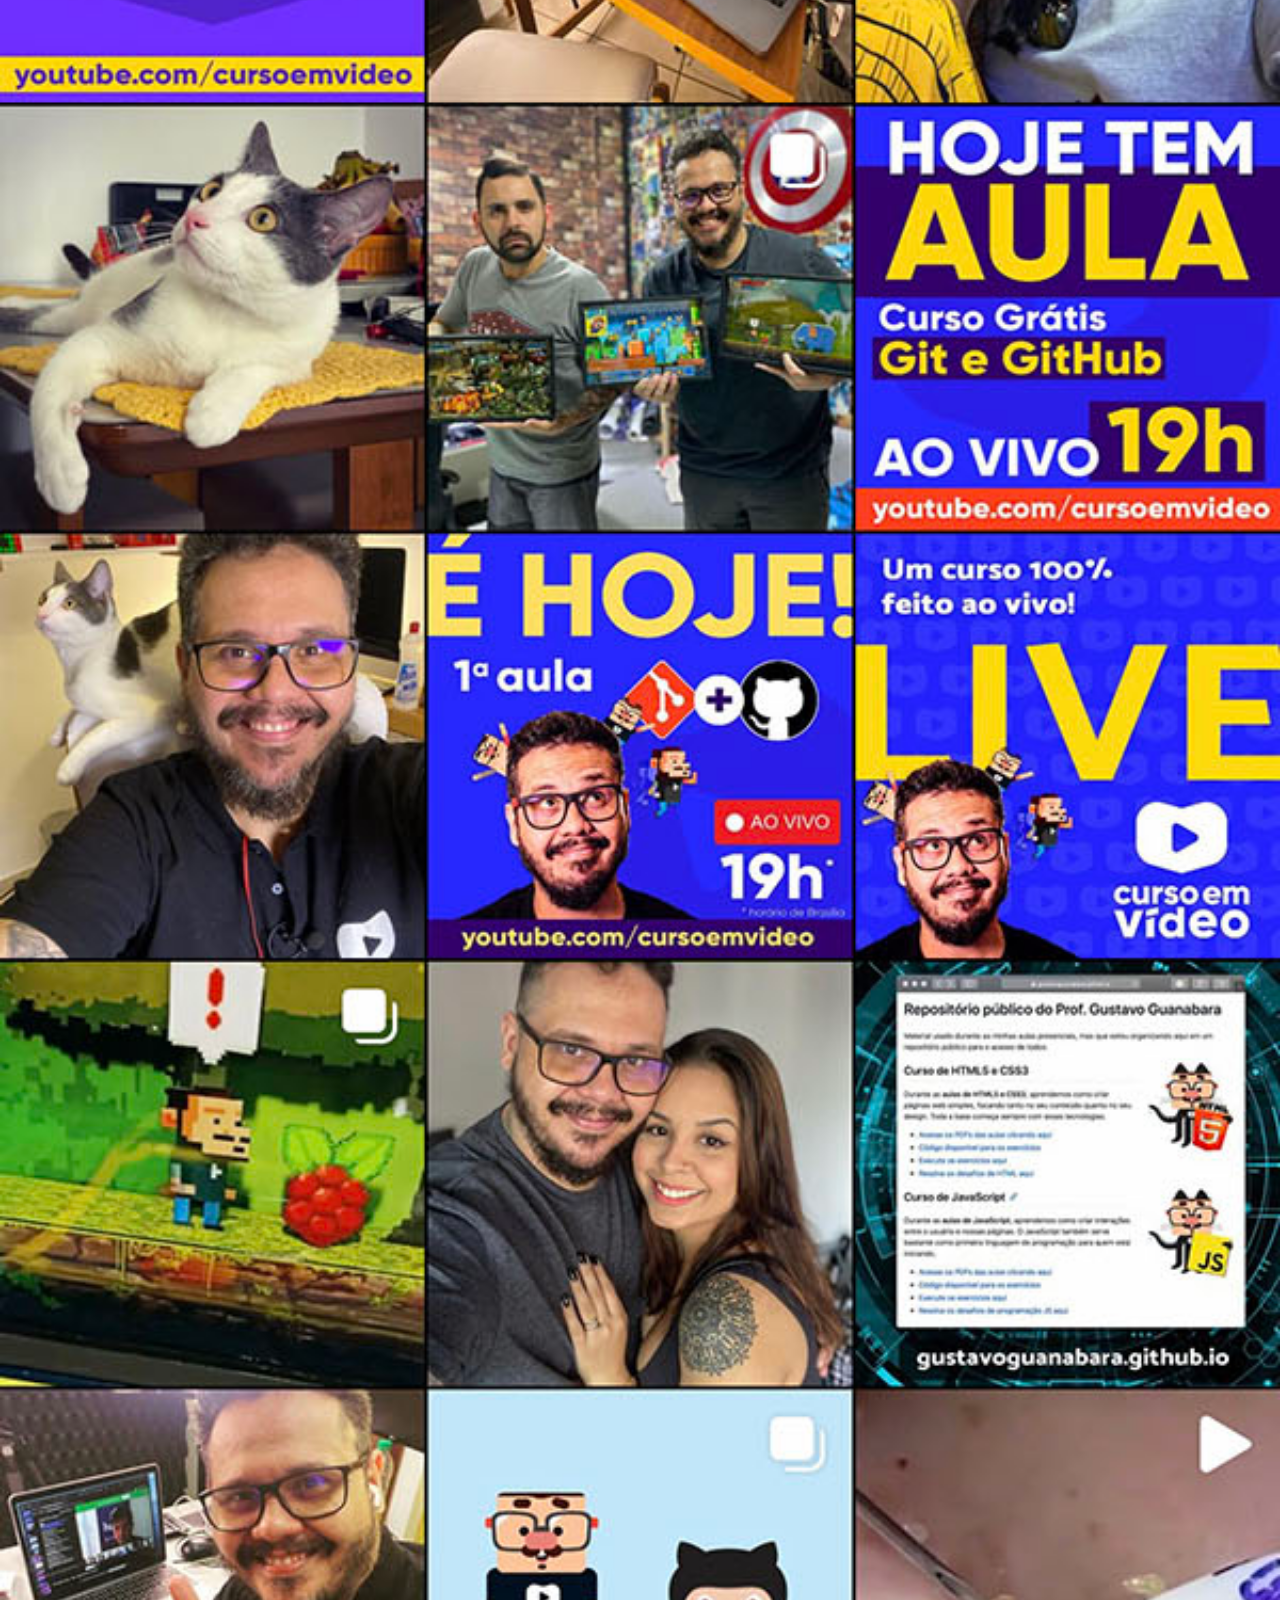
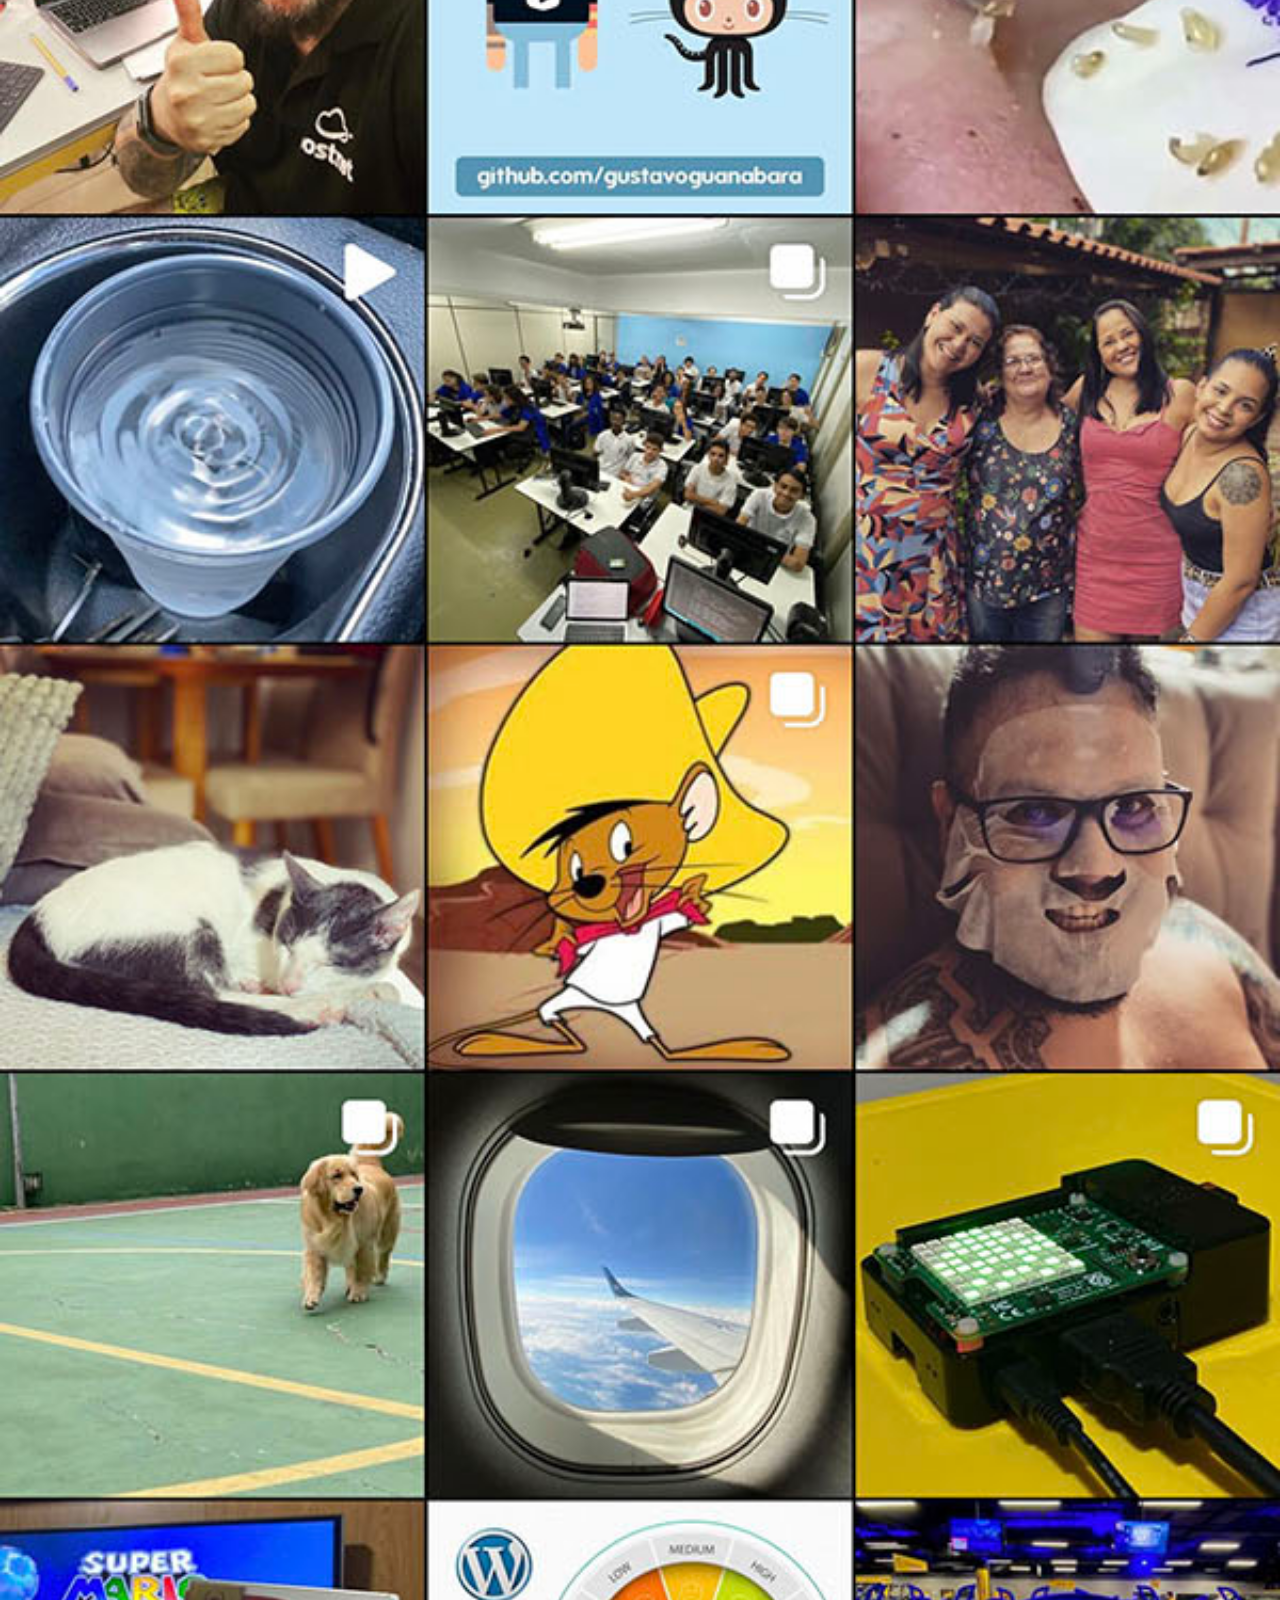
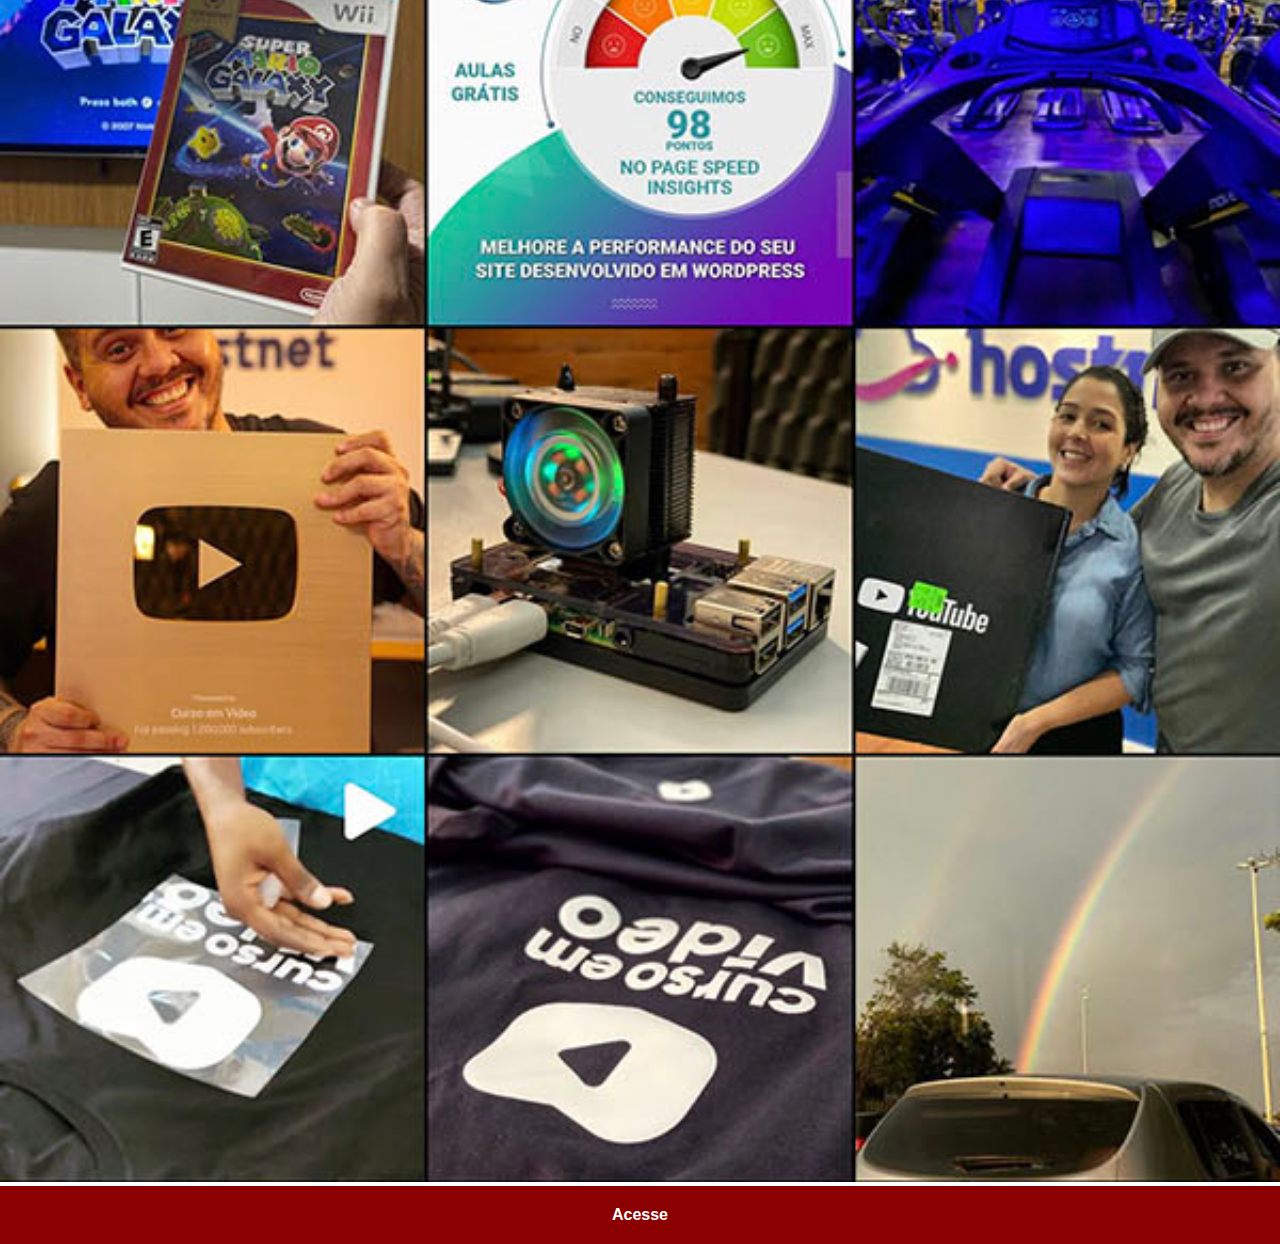
<file: instagram.html>
<!DOCTYPE html>
<html lang="pt-br">
<head>
    <meta charset="UTF-8">
    <meta http-equiv="X-UA-Compatible" content="IE=edge">
    <meta name="viewport" content="width=device-width, initial-scale=1.0">
    <title>github</title>
    <link rel="stylesheet" href="estilos/social.css">
</head>

<body>
    <img src="imagens/tela-instagram.jpg" alt="instagram">
    <a href="https://www.instagram.com/" target="_black">Acesse</a>
</body>
</html>
</file>
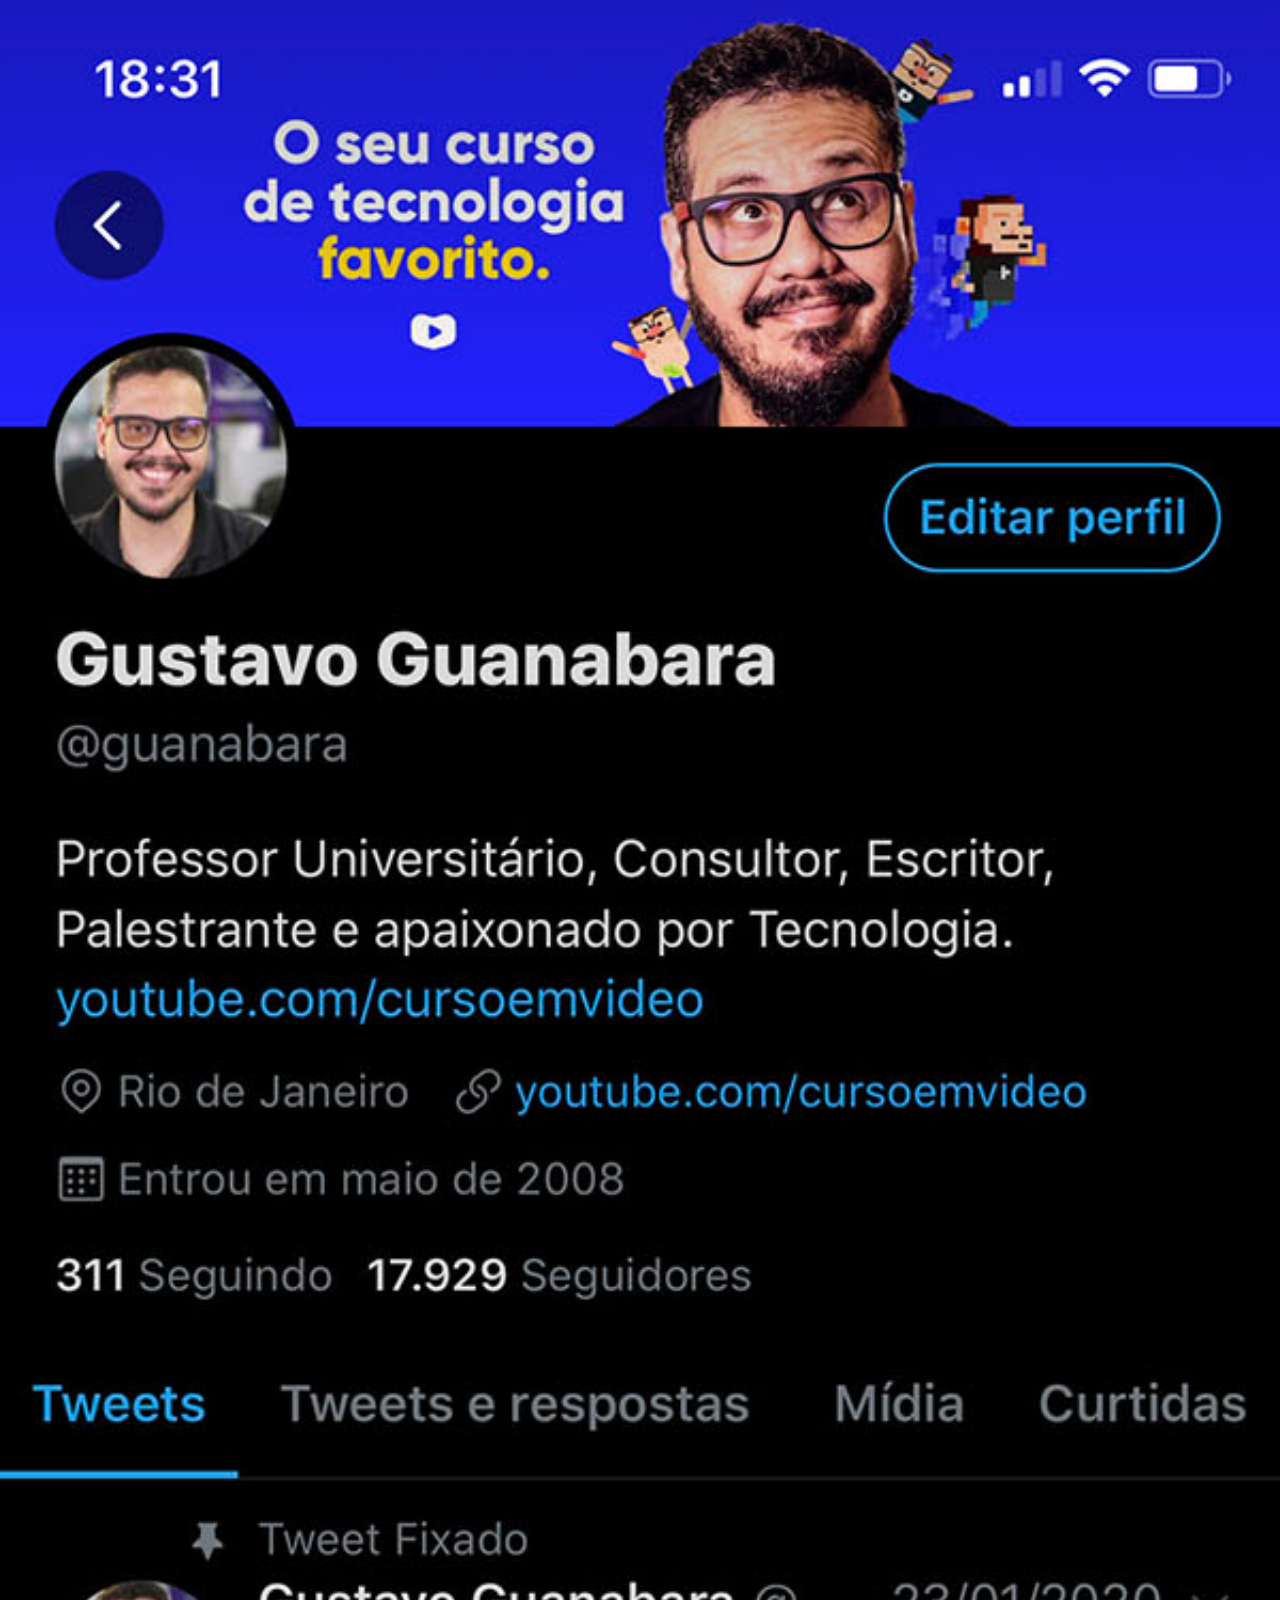
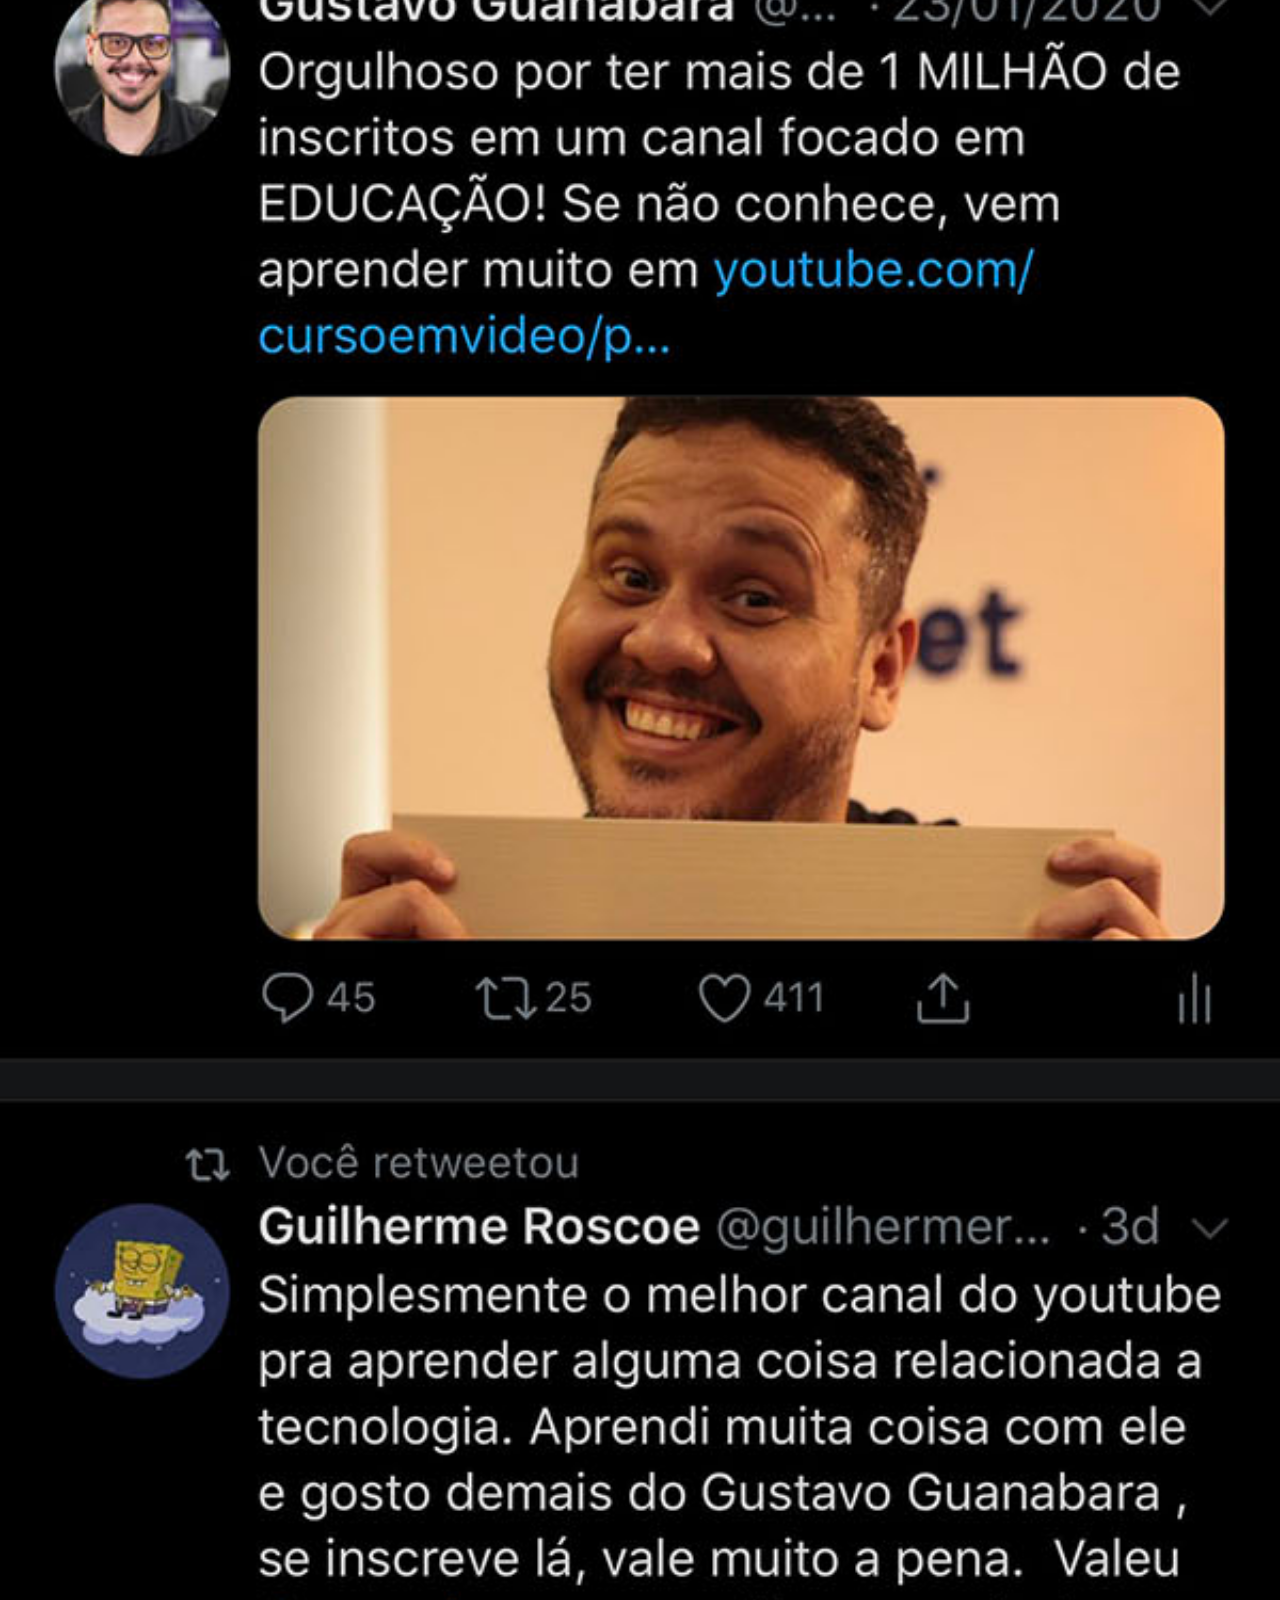
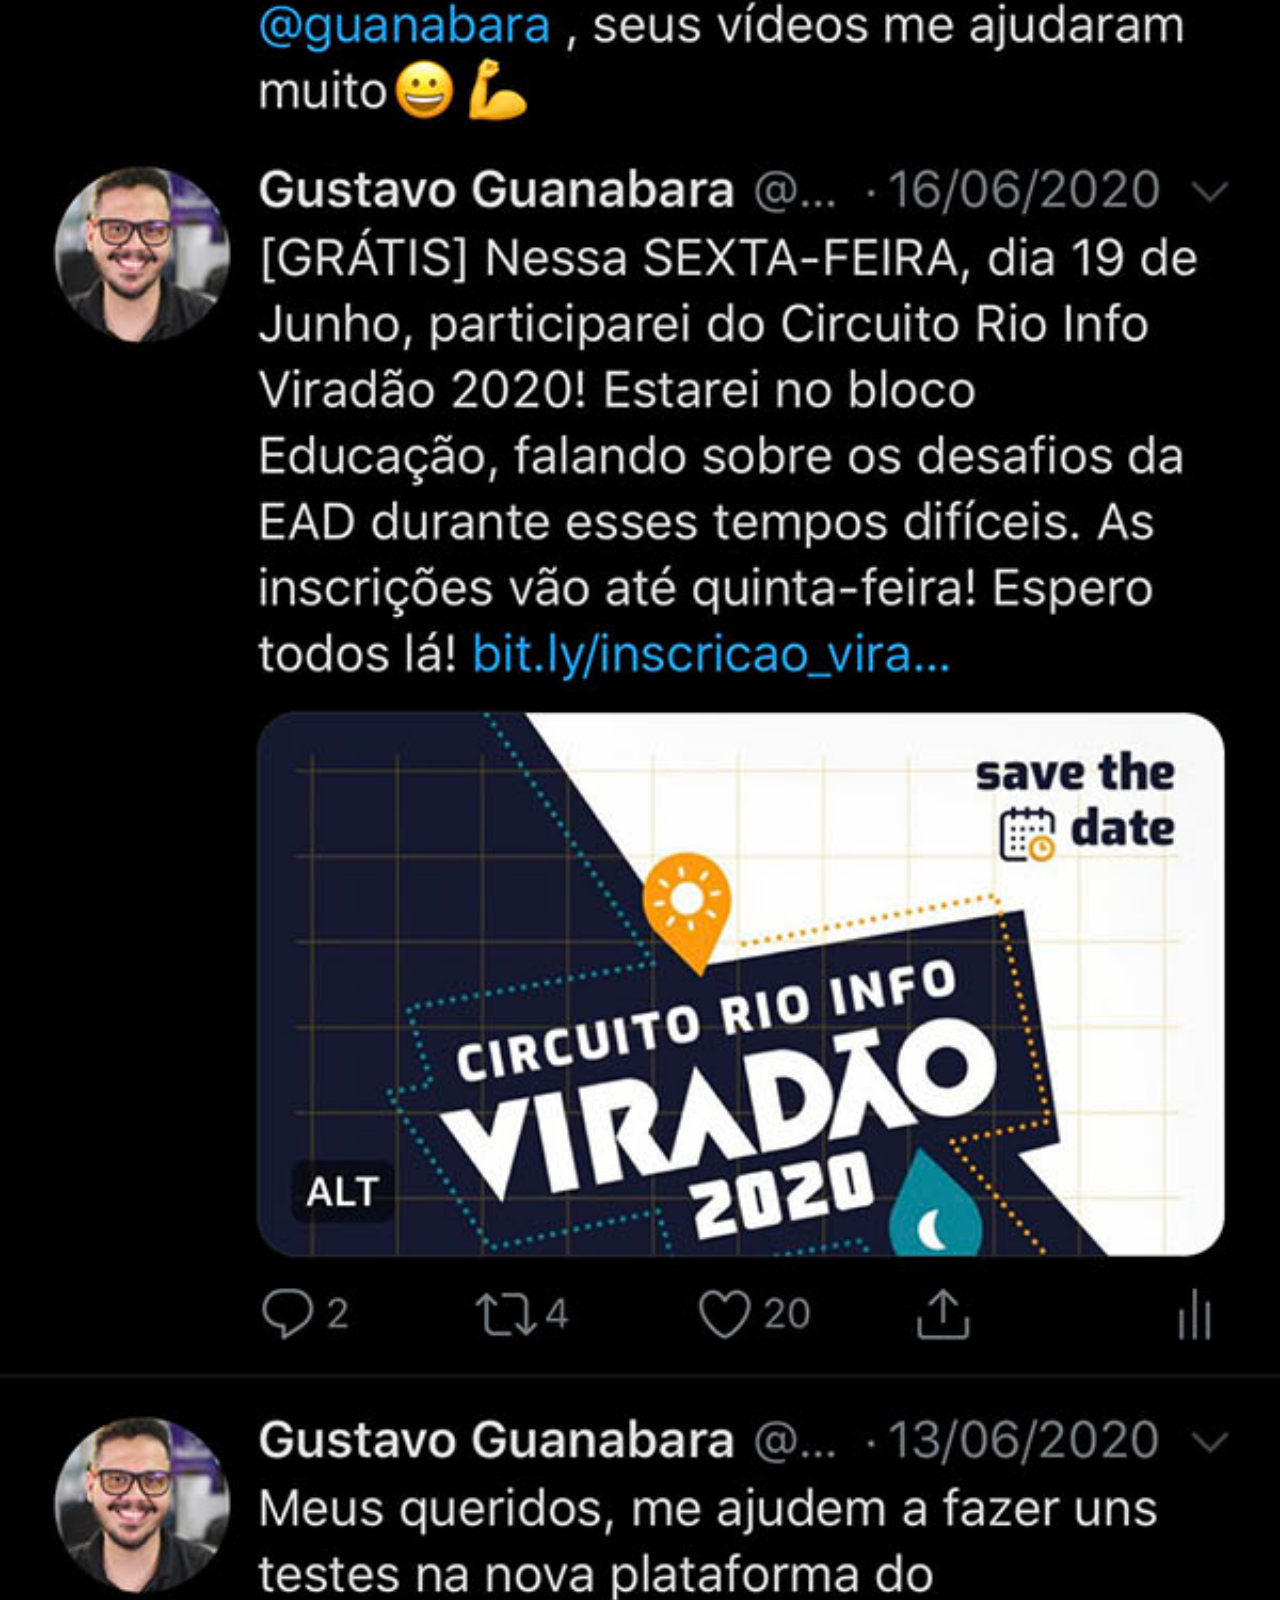
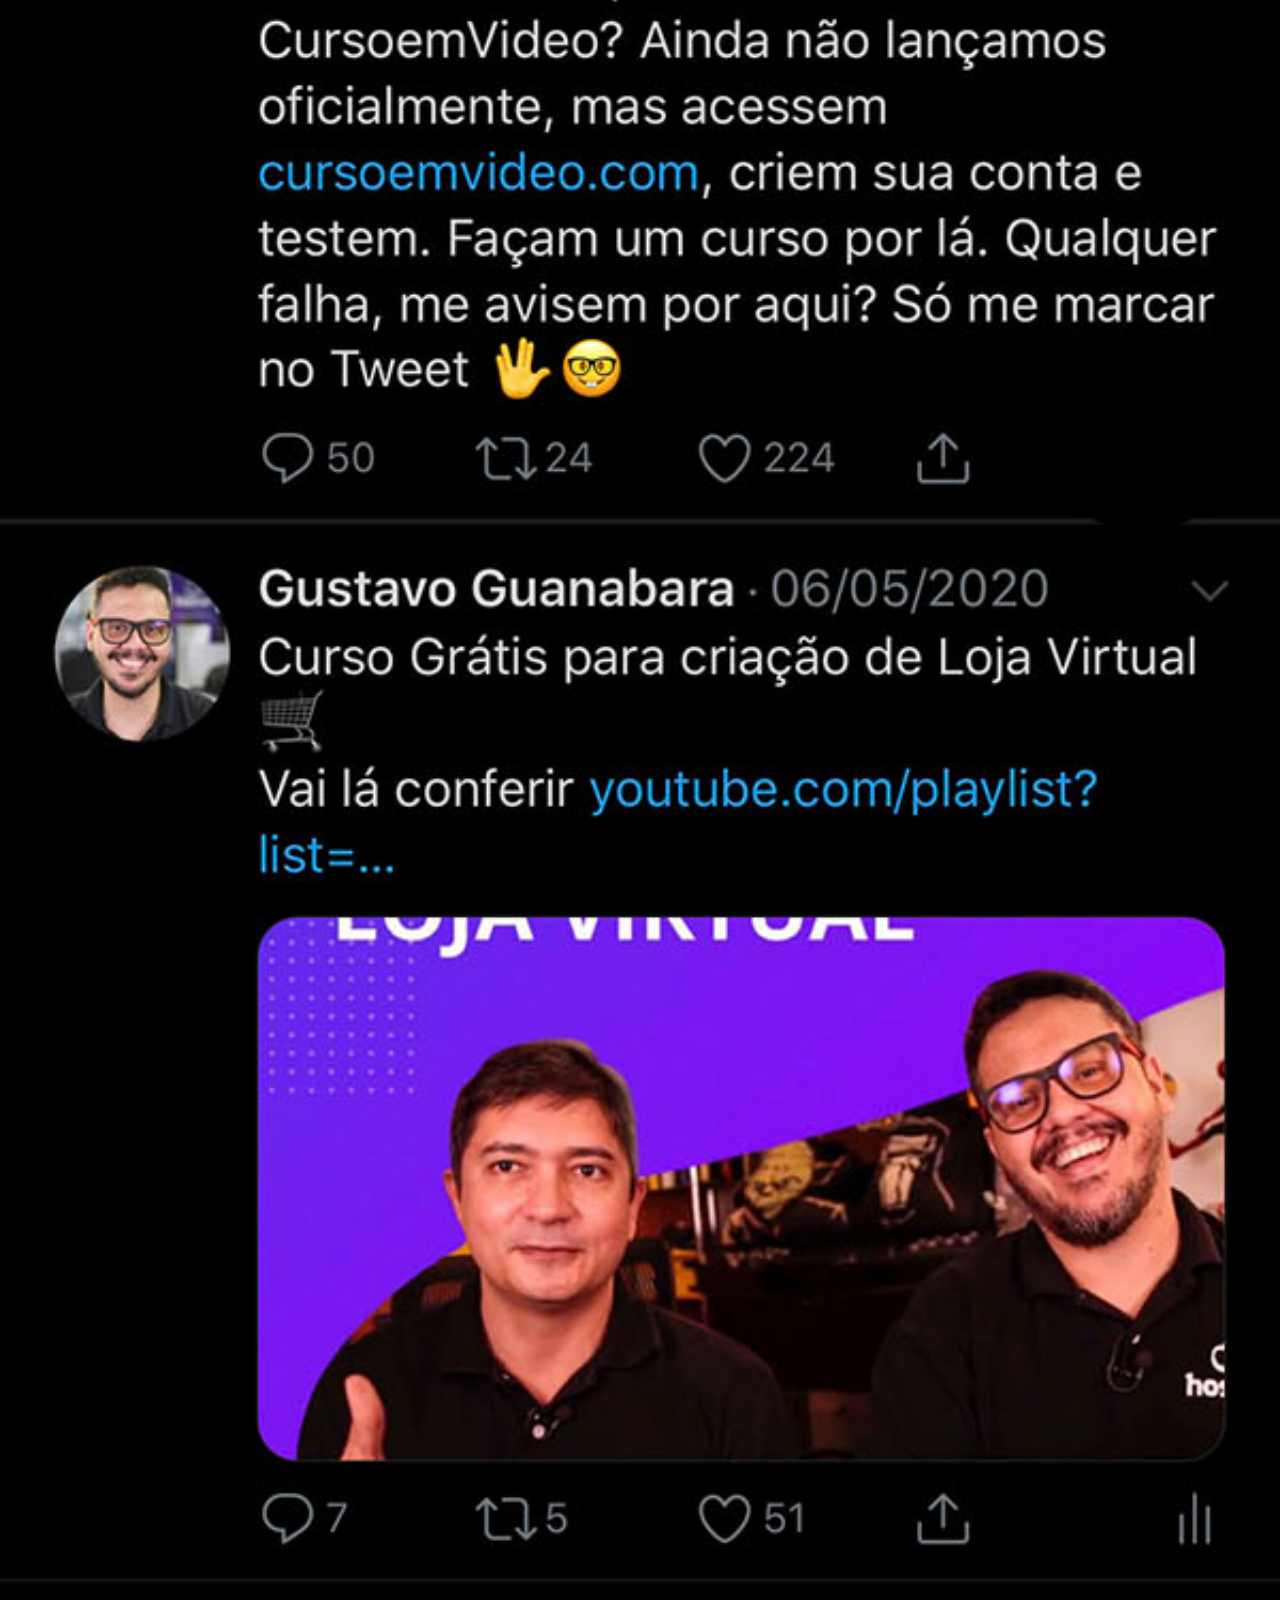
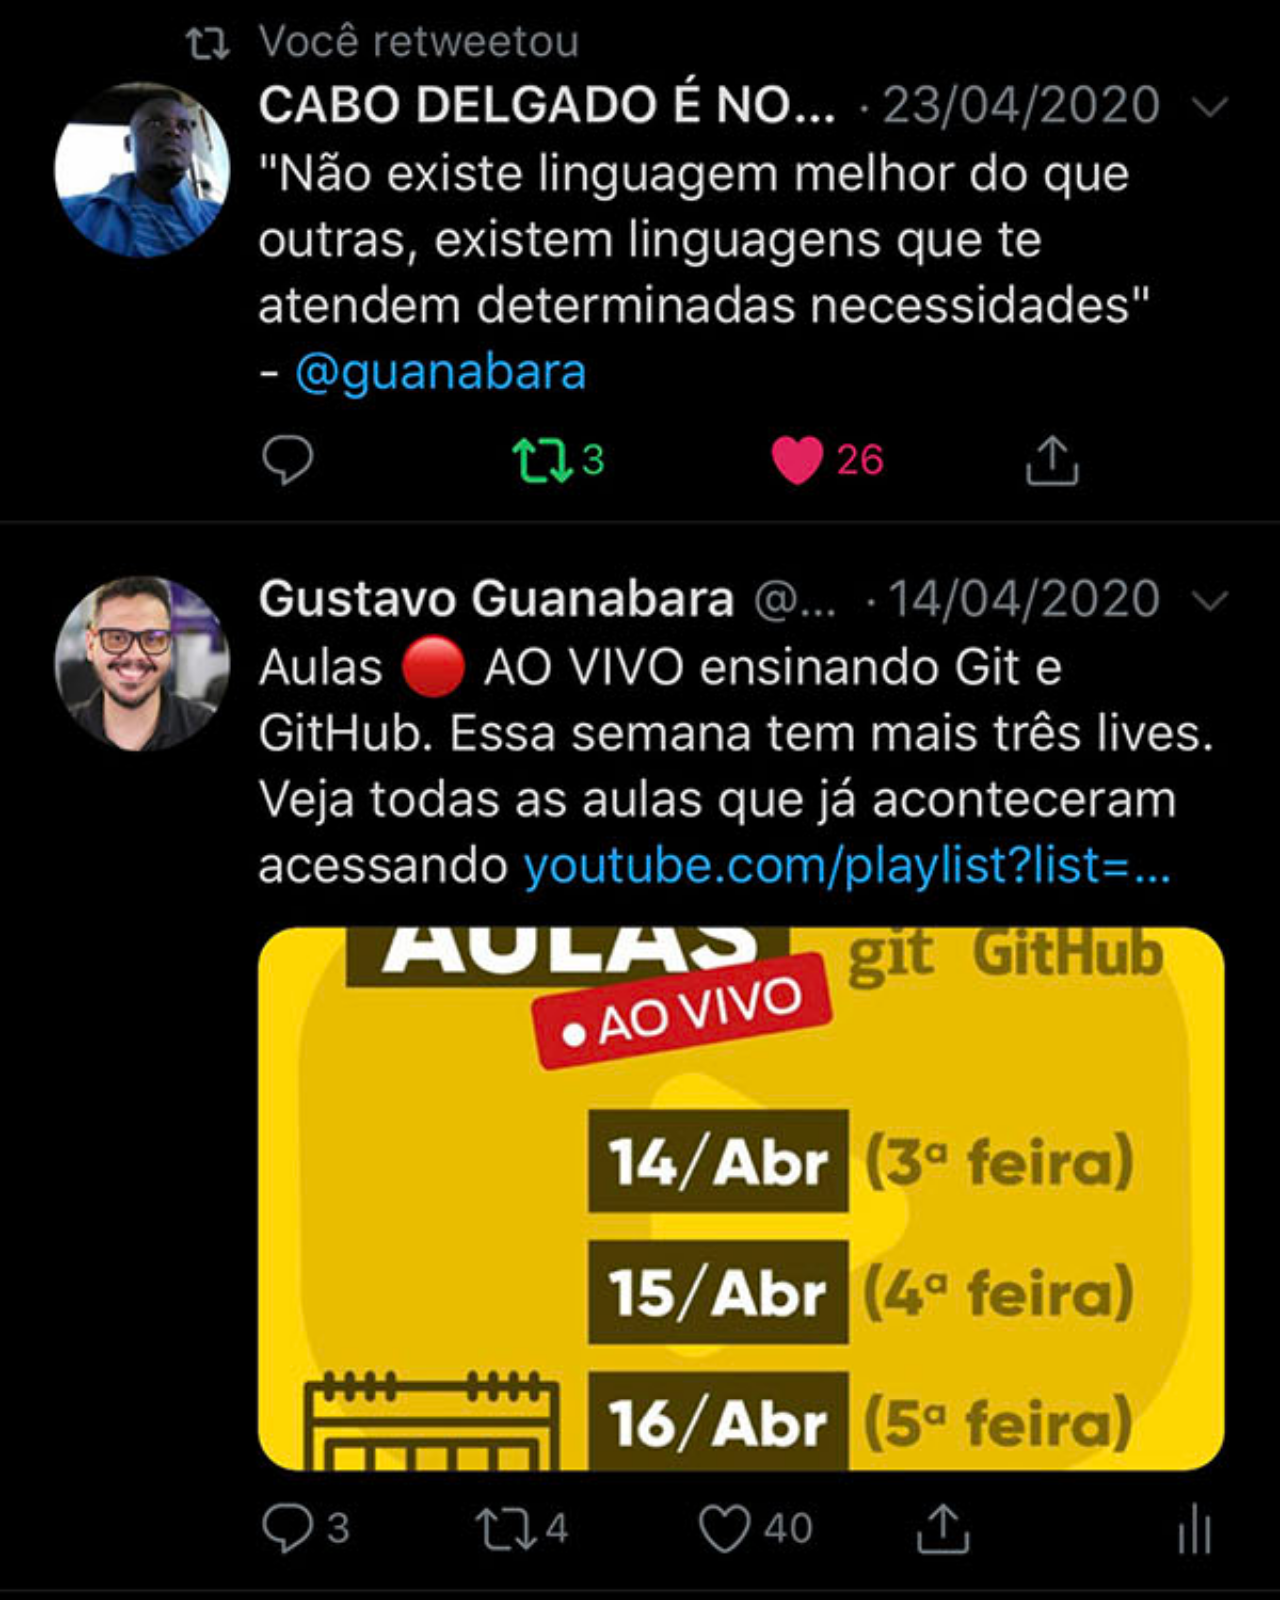
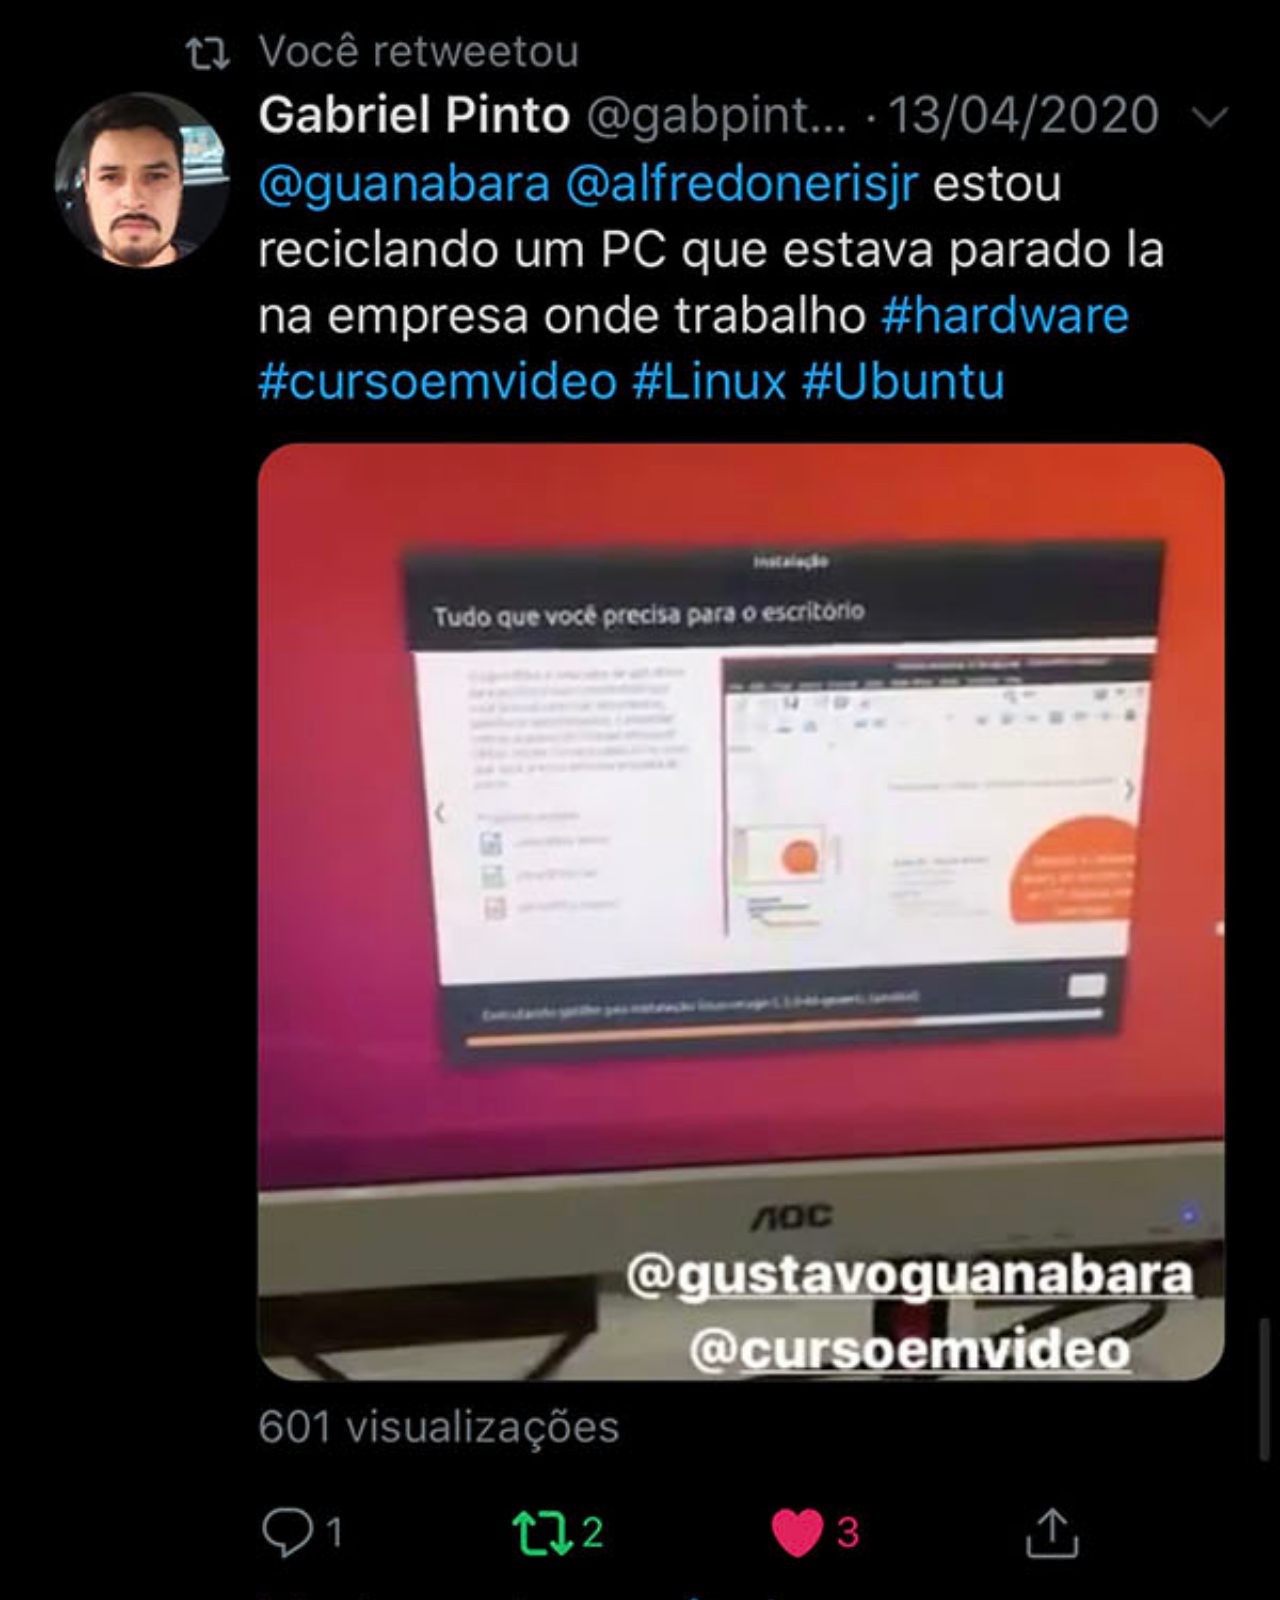
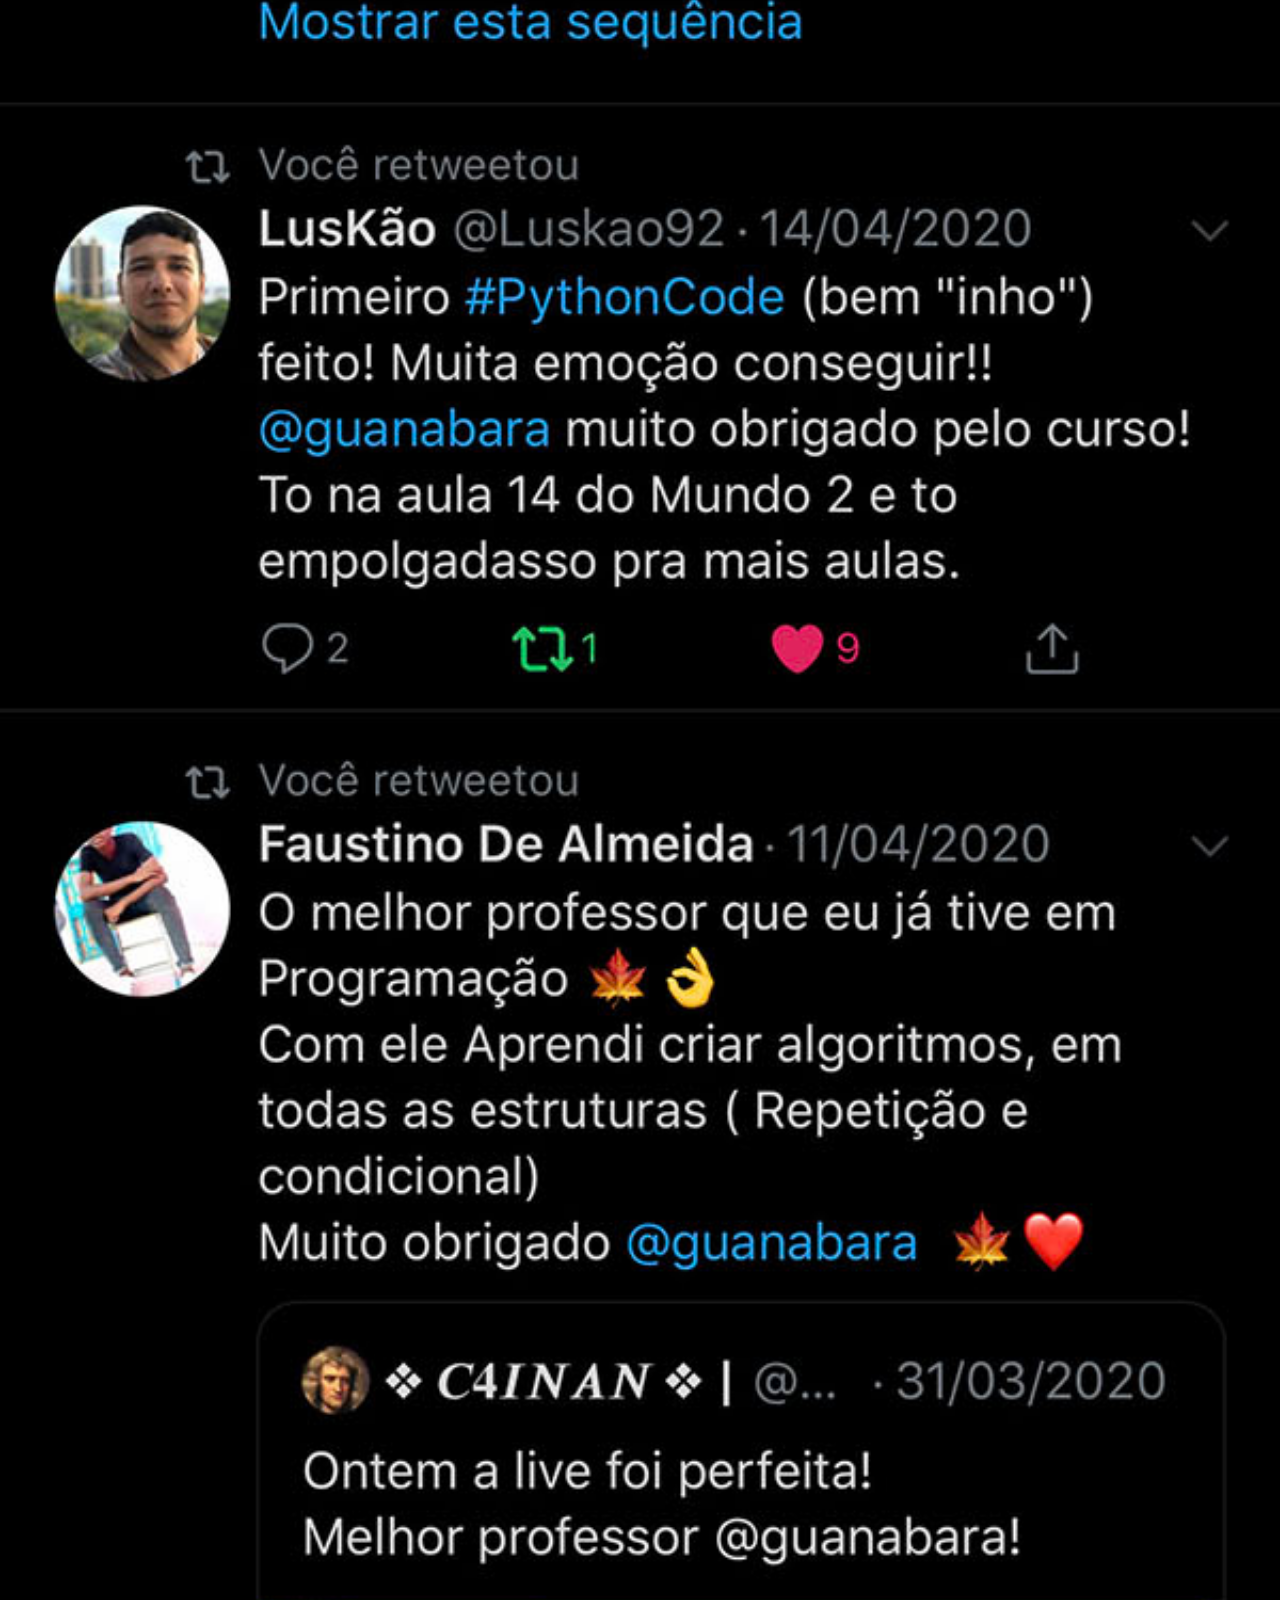
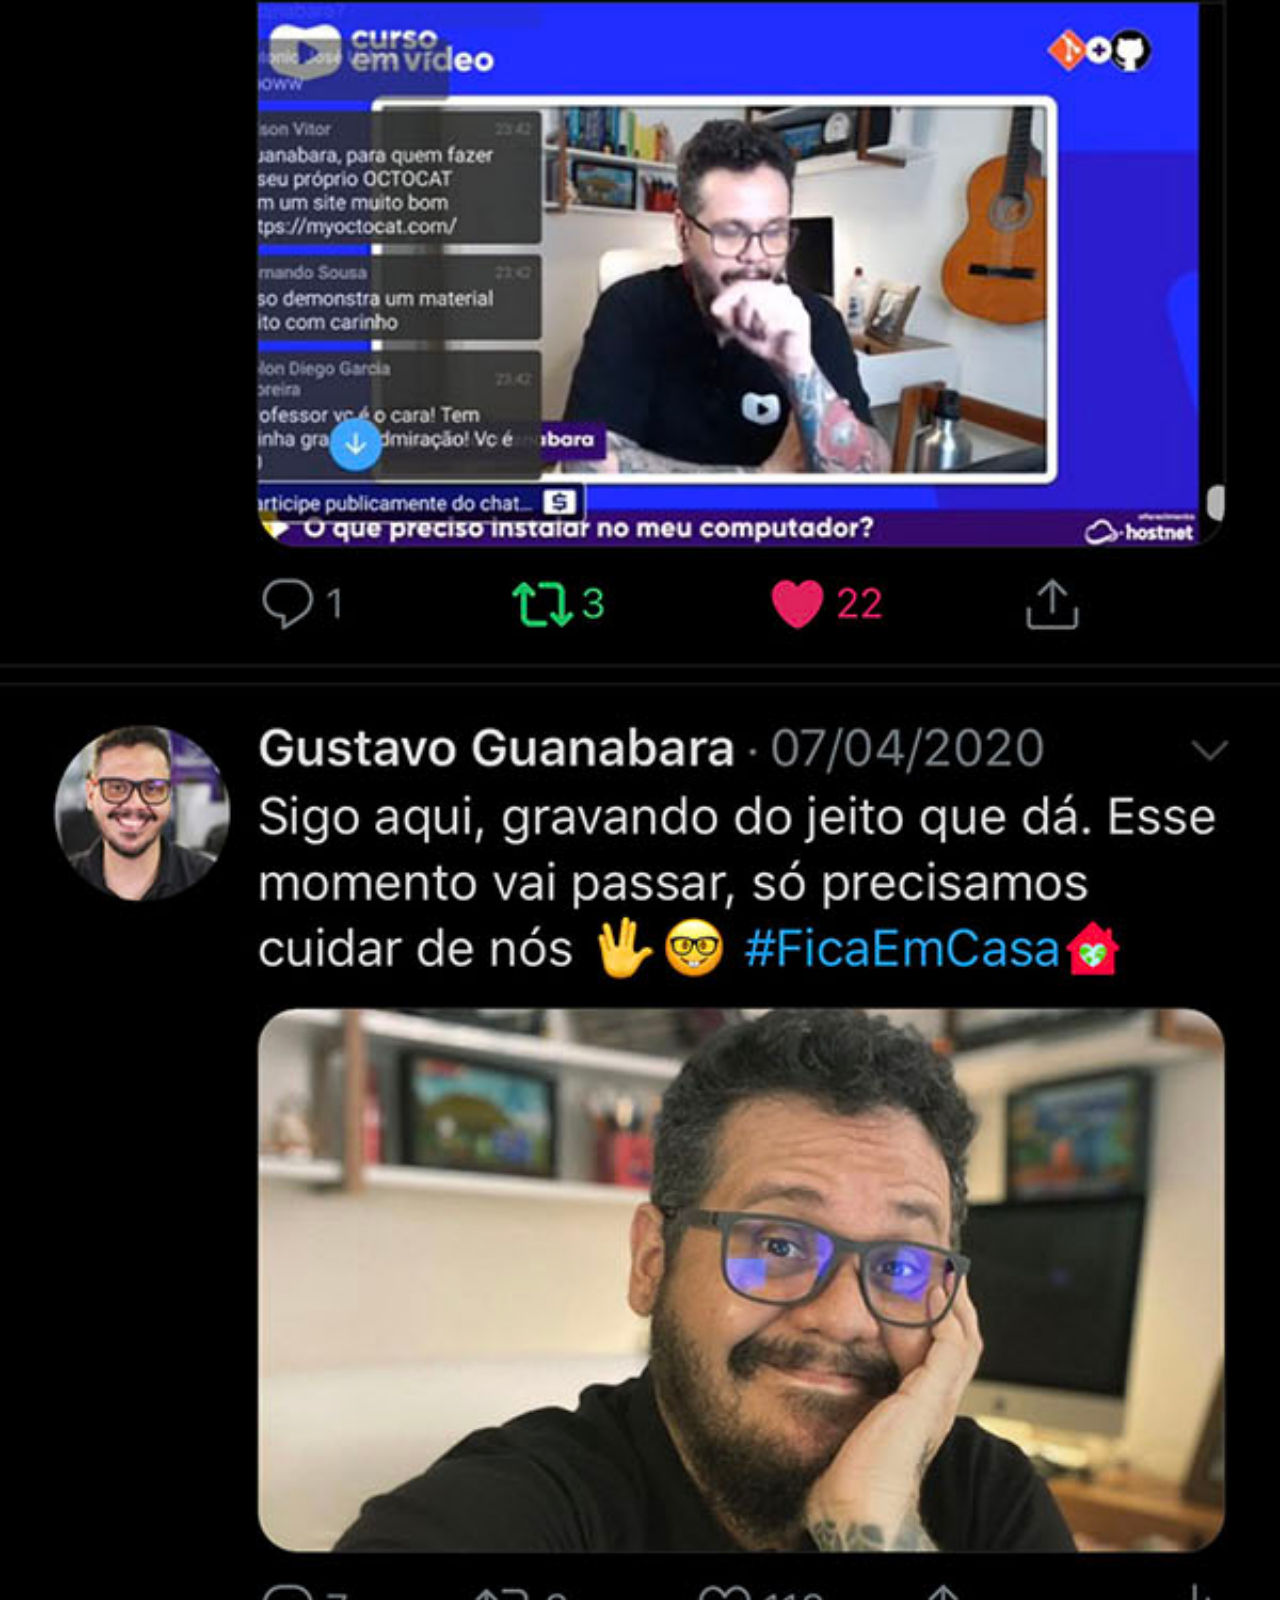
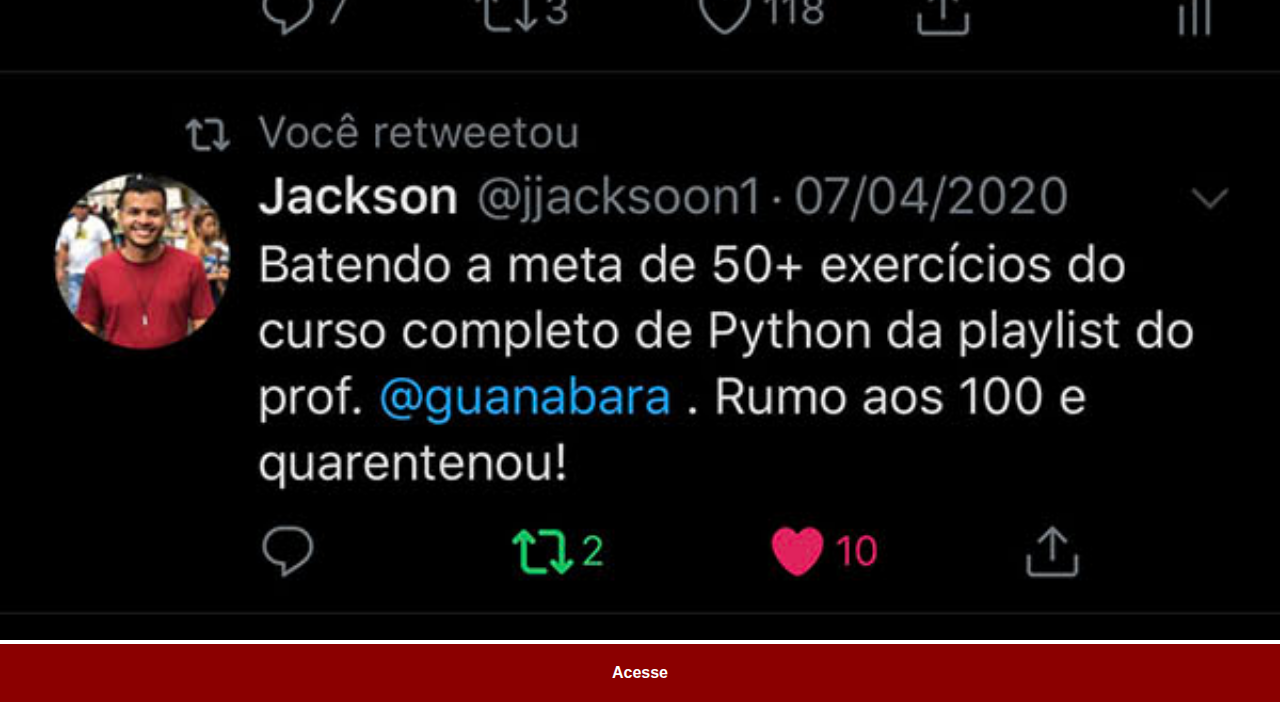
<file: twitter.html>
<!DOCTYPE html>
<html lang="pt-br">
<head>
    <meta charset="UTF-8">
    <meta http-equiv="X-UA-Compatible" content="IE=edge">
    <meta name="viewport" content="width=device-width, initial-scale=1.0">
    <title>github</title>
    <link rel="stylesheet" href="estilos/social.css">
</head>

<body>
    <img src="imagens/tela-twitter.jpg" alt="twitter">
    <a href="https://github.com/gustavoguanabara" target="_black">Acesse</a>
</body>
</html>
</file>
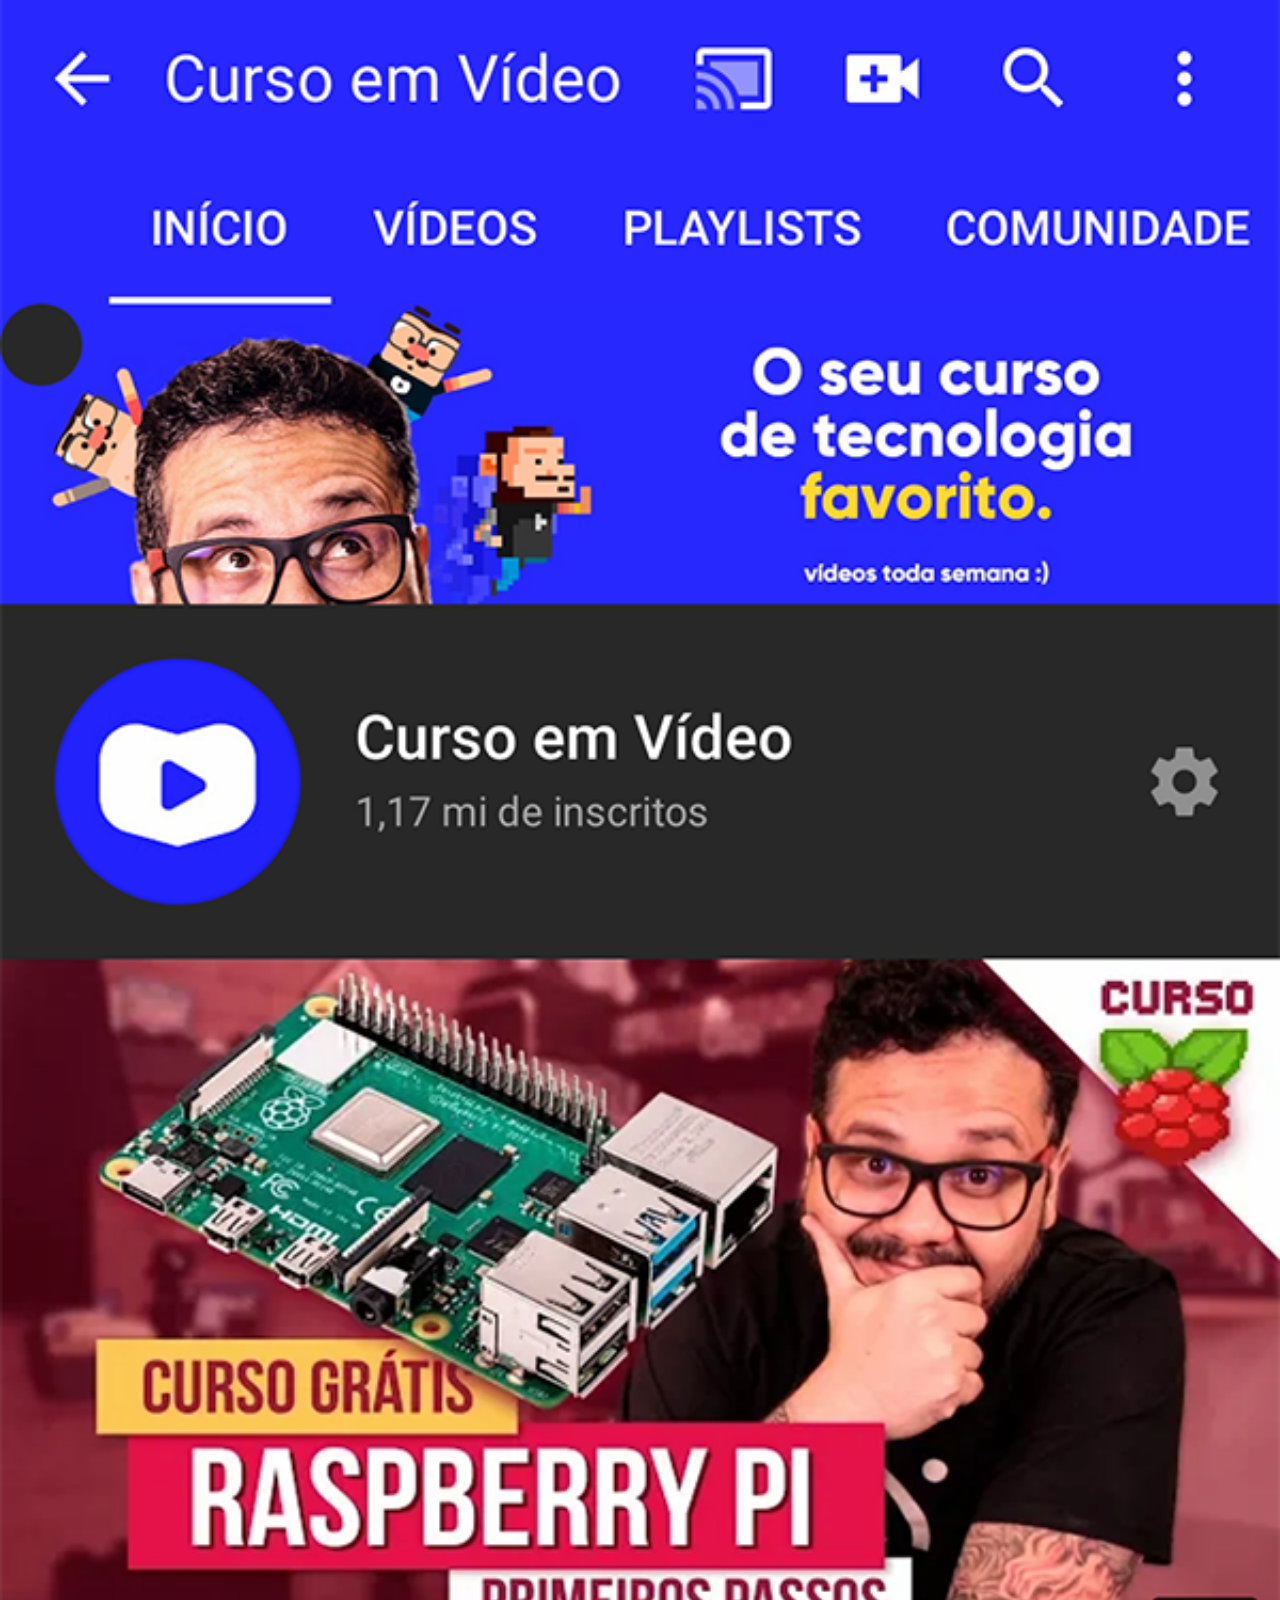
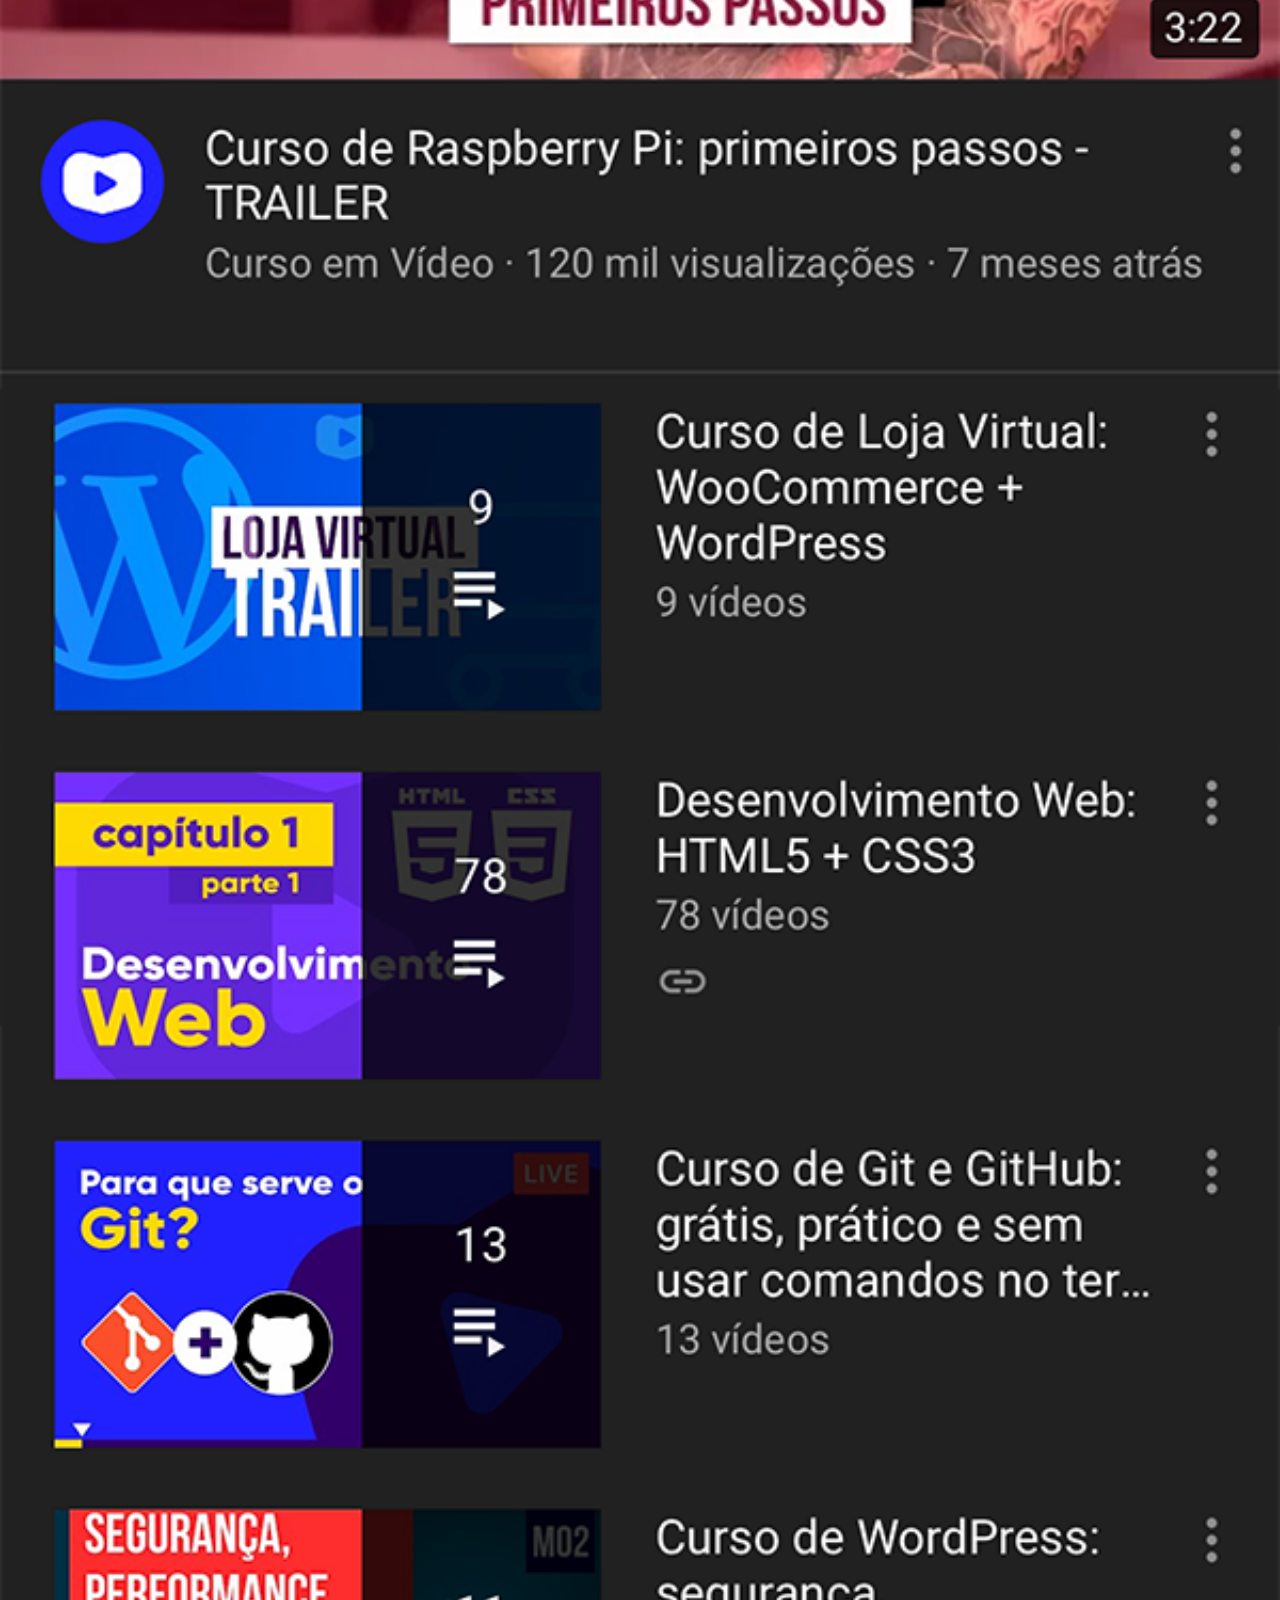
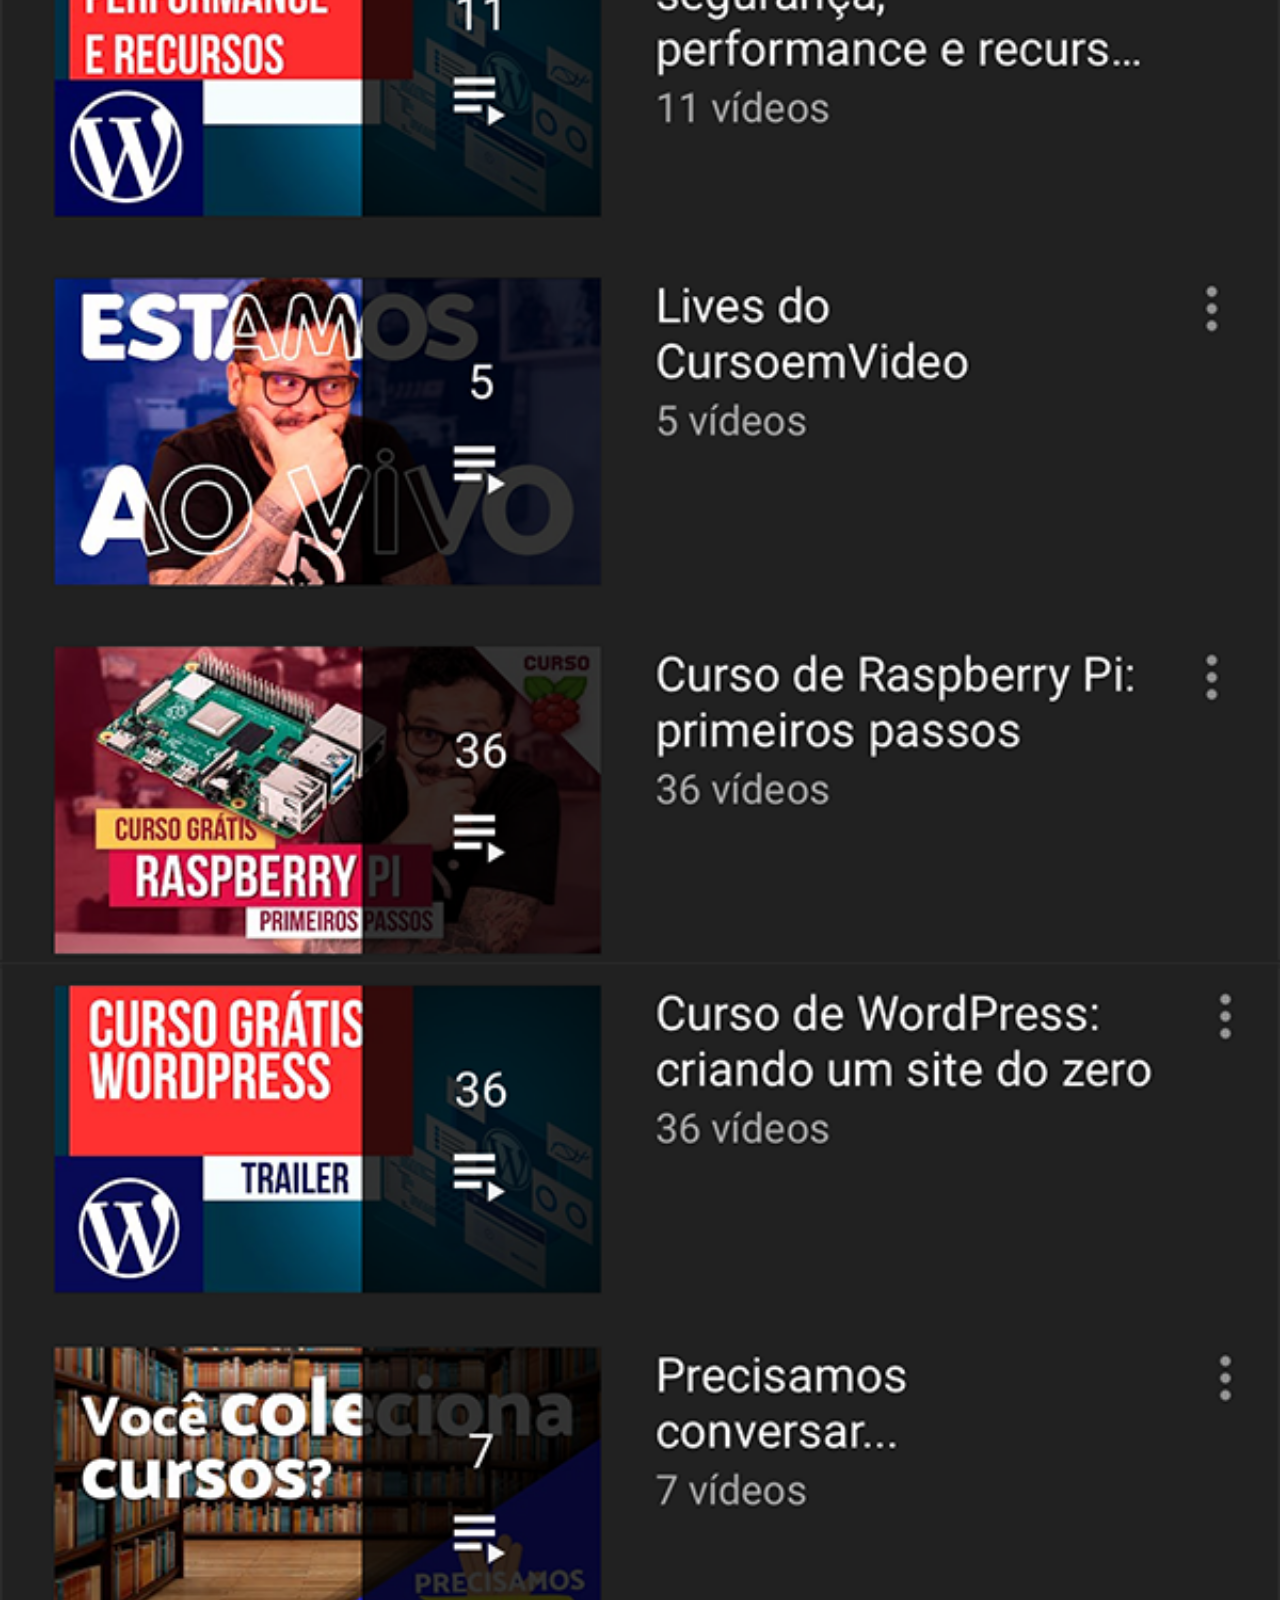
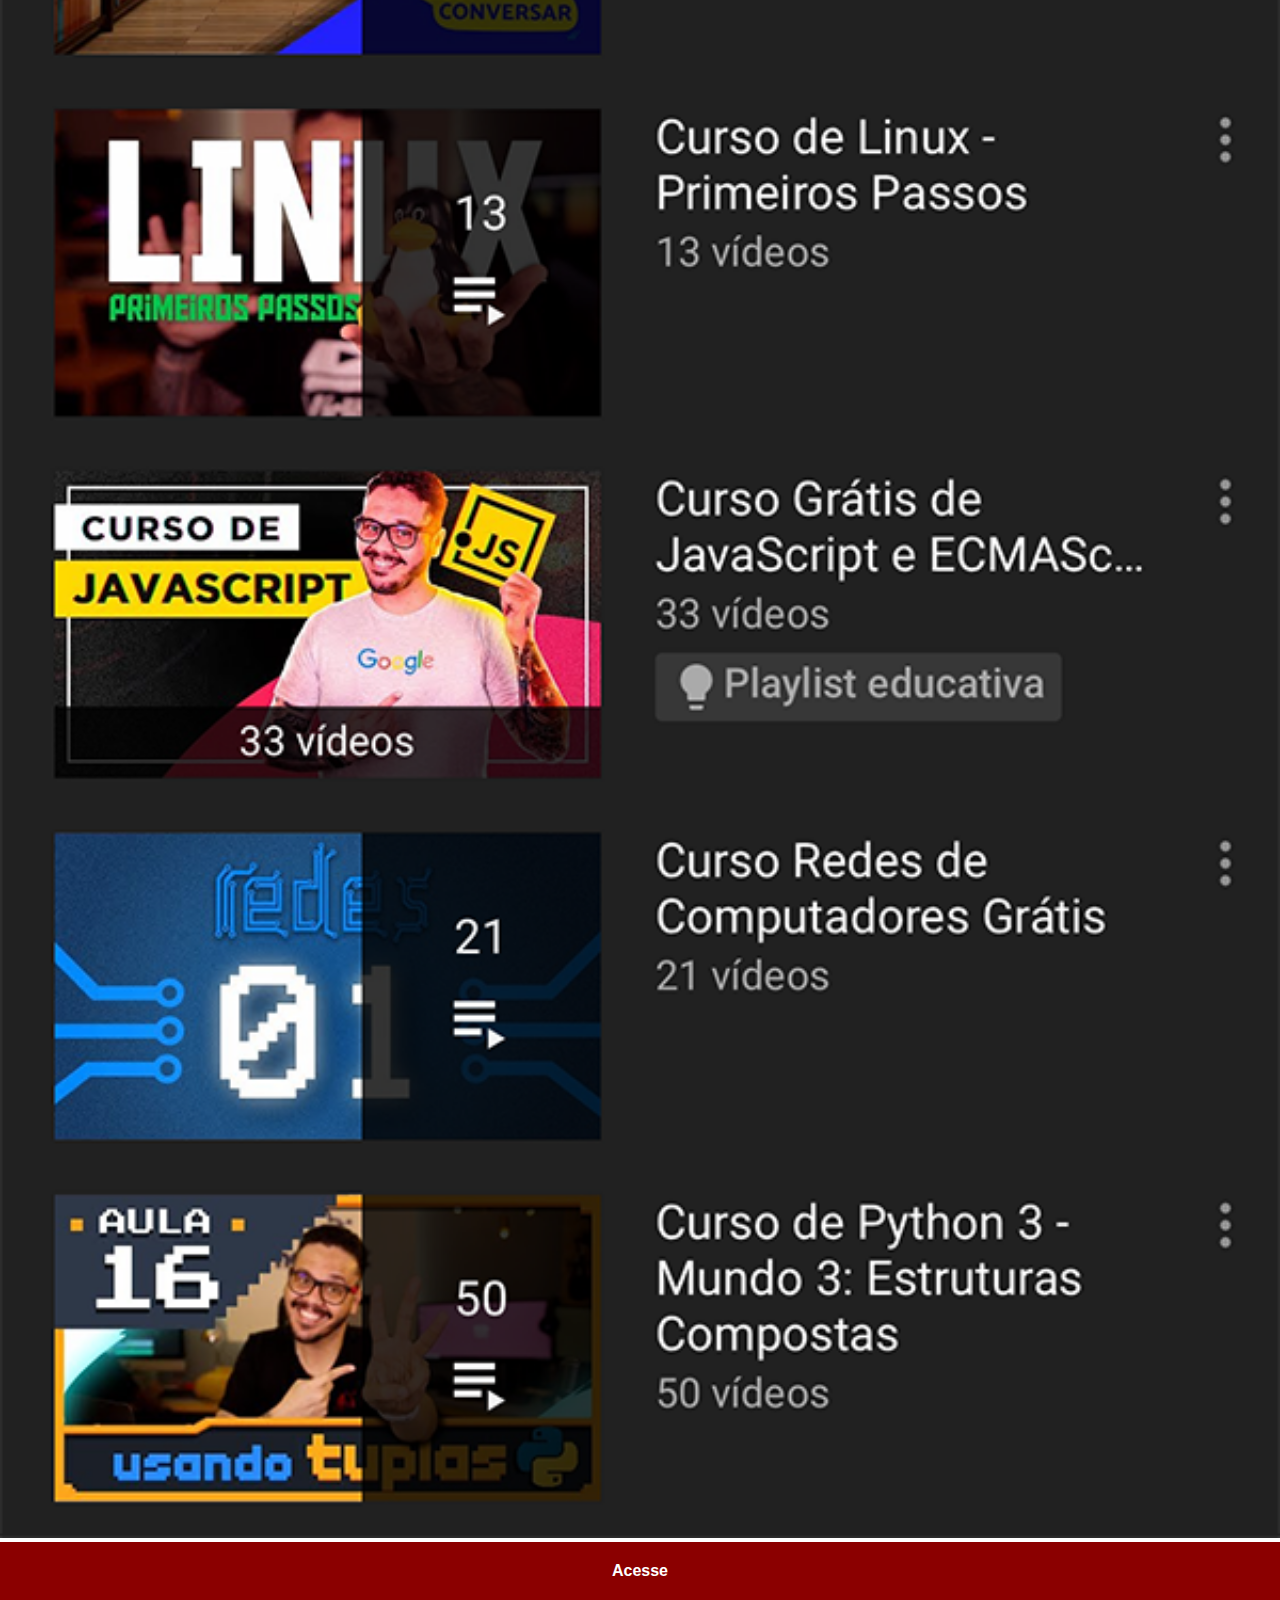
<file: youtube.html>
<!DOCTYPE html>
<html lang="pt-br">
<head>
    <meta charset="UTF-8">
    <meta http-equiv="X-UA-Compatible" content="IE=edge">
    <meta name="viewport" content="width=device-width, initial-scale=1.0">
    <title>youtube</title>
    <link rel="stylesheet" href="estilos/social.css">
</head>

<body>
    <img src="imagens/tela-youtube.png" alt="youtube">
    <a href="https://www.youtube.com/@CursoemVideo/playlists" target="_black">Acesse</a>
</body>
</html>
</file>
<file: estilos/style.css>
@charset "UTF-8";

*{
    margin: 0px;
    padding: 0px;
    font-family: Arial, Helvetica, sans-serif;

}

html, body{
    height: 100vh;
    width: 100vw;
    background-color: black;

}
body{
    background:url(../imagens/fundo-madeira.jpg) no-repeat top center ;
    background-size: cover;
    background-attachment: fixed;
}


main{
    height: 100vh;
    position: relative;
    
}

section#telefone{
    height: 627px;
    width: 311px;
    
    position: absolute;
    top: 50%;
    left: 50%;
    transform: translate(-50%, -50%);
    background: url('../imagens/frame-iphone.png') no-repeat;


}

iframe#tela{
    position: relative;
    top:80px ;
    left: 22px;
    width: 267px;
    height: 471px;
}
section#redes-sociais{
    text-align: right;

}

section#redes-sociais img{
    width: 50px;
    margin: 10px;
    border-radius: 50%;
    box-shadow: 2px 2px 5px rgba(0, 0, 0, 0.144);
    box-sizing: border-box;
}

section#redes-sociais img:hover{
    border: 2px solid rgba(255, 255, 255, 0.61);
    transform: translate(-3px, -3px);
    box-shadow: 5px 5px 10px rgba(0, 0, 0, 0.61);
    transition: transform .5s, border 1s;

}
</file>
<file: estilos/social.css>
@charset "UTF-8";

*{
    margin: 0px;
    padding: 0px;
    font-family: Arial, Helvetica, sans-serif;
}
::-webkit-scrollbar{
    width: 0px;
    height: 0px;

}


img{
    width: 100vw;

    
}

a{
    display: block;
    background-color: darkred;
    color: white;
    padding: 20px;
    text-align: center;
    font-weight: bolder;
    text-decoration: none;
}
a:hover{
    background-color: red;
}
</file>
